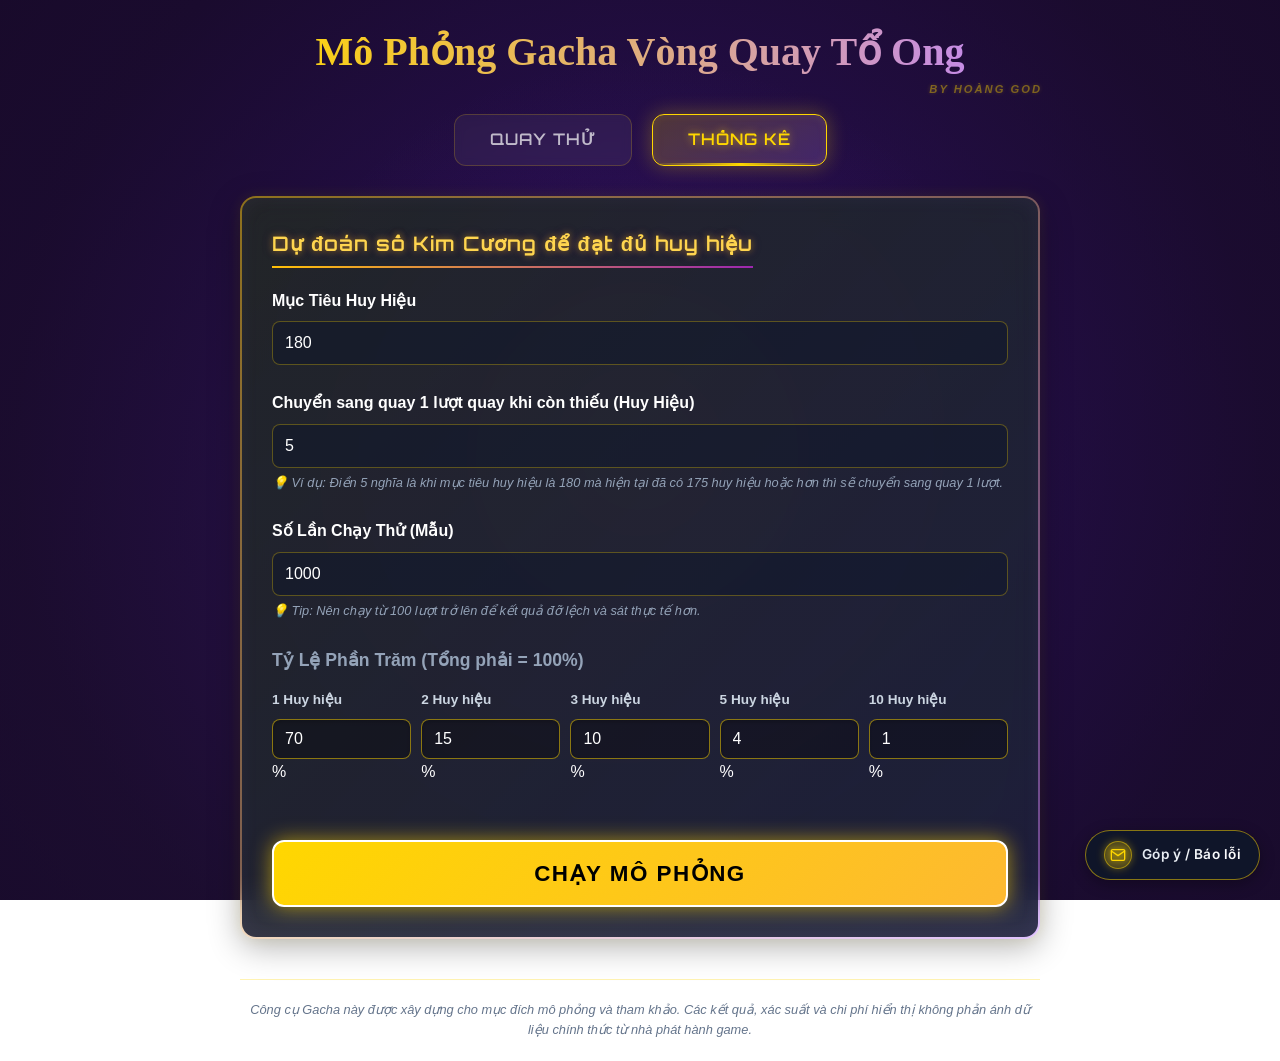
<file: index.html>
<!DOCTYPE html>
<html lang="vi">

<head>
    <meta charset="UTF-8">
    <meta name="viewport" content="width=device-width, initial-scale=1.0">
    <title>Gacha KC FF VQTO</title>
    <link rel="stylesheet" href="style.css">
    <link href="https://fonts.googleapis.com/css2?family=Inter:wght@400;600;700&family=Orbitron:wght@600&display=swap"
        rel="stylesheet">

</head>

<body>
    <div class="fantasy-bg">
        <div class="bg-gradient"></div>
        <div class="sunburst"></div>
        <div class="particles" id="particles-container"></div>
        <div class="haze-overlay"></div>
    </div>

    <div class="container">
        <header>
            <h1>Mô Phỏng Gacha Vòng Quay Tổ Ong</h1>
            <div class="studio-brand">By Hoàng God</div>
        </header>

        <nav class="main-nav">
            <a href="spin.html" class="nav-tab">Quay thử</a>
            <a href="index.html" class="nav-tab active">Thống kê</a>
        </nav>

        <main>
            <section class="config-panel glass">
                <h2 class="sub-title">Dự đoán số Kim Cương để đạt đủ huy hiệu</h2>

                <div class="input-group">
                    <label for="targetBadges">Mục Tiêu Huy Hiệu</label>
                    <input type="number" id="targetBadges" value="180" min="1">
                </div>

                <div class="input-group">
                    <label for="singleSpinThreshold">Chuyển sang quay 1 lượt quay khi còn thiếu (Huy Hiệu)</label>
                    <input type="number" id="singleSpinThreshold" value="5" min="0">
                    <p class="input-tip">💡 Ví dụ: Điền 5 nghĩa là khi mục tiêu huy hiệu là 180 mà hiện tại đã có 175
                        huy hiệu hoặc hơn thì sẽ chuyển sang quay 1 lượt.</p>
                </div>

                <div class="input-group">
                    <label for="simCount">Số Lần Chạy Thử (Mẫu)</label>
                    <input type="number" id="simCount" value="1000" min="1" max="1000000" step="100">
                    <p class="input-tip">💡 Tip: Nên chạy từ 100 lượt trở lên để kết quả đỡ lệch và sát thực tế hơn.
                    </p>
                </div>

                <div class="probabilities-group">
                    <h3>Tỷ Lệ Phần Trăm (Tổng phải = 100%)</h3>
                    <div class="prob-inputs">
                        <div class="prob-item">
                            <label>1 Huy hiệu</label>
                            <input type="number" id="prob1" value="70" min="0" max="100" step="1">%
                        </div>
                        <div class="prob-item">
                            <label>2 Huy hiệu</label>
                            <input type="number" id="prob2" value="15" min="0" max="100" step="1">%
                        </div>
                        <div class="prob-item">
                            <label>3 Huy hiệu</label>
                            <input type="number" id="prob3" value="10" min="0" max="100" step="1">%
                        </div>
                        <div class="prob-item">
                            <label>5 Huy hiệu</label>
                            <input type="number" id="prob5" value="4" min="0" max="100" step="1">%
                        </div>
                        <div class="prob-item">
                            <label>10 Huy hiệu</label>
                            <input type="number" id="prob10" value="1" min="0" max="100" step="1">%
                        </div>
                    </div>
                    <div id="prob-error" class="error-msg"></div>
                </div>

                <button id="runBtn" class="primary-btn">Chạy Mô Phỏng</button>

                <!-- Simple Progress Bar -->
                <div id="simpleProgressContainer" class="hidden">
                    <div class="progress-header">
                        <span id="simpleProgressStatus">Đang chạy...</span>
                        <span id="simpleProgressText">0%</span>
                    </div>
                    <div class="progress-track">
                        <div id="simpleProgressBar"></div>
                    </div>
                </div>




            </section>

            <section class="results-panel glass hidden" id="resultsPanel">
                <h2>Kết Quả Dự Đoán</h2>

                <div class="badges-container">
                    <!-- Average Badge -->
                    <div class="badge-item average">
                        <div class="badge-circle">
                            <span class="badge-value" id="meanCost">---</span>
                            <span class="badge-unit">💎</span>
                        </div>
                        <span class="badge-label">Trung Bình</span>
                    </div>

                    <!-- Lucky Badge -->
                    <div class="badge-item lucky">
                        <div class="badge-circle">
                            <span class="badge-value" id="minCost">---</span>
                            <span class="badge-unit">💎</span>
                        </div>
                        <span class="badge-label">May Mắn Nhất</span>
                    </div>

                    <!-- Unlucky Badge -->
                    <div class="badge-item unlucky">
                        <div class="badge-circle">
                            <span class="badge-value" id="maxCost">---</span>
                            <span class="badge-unit">💎</span>
                        </div>
                        <span class="badge-label">Xui Xẻo Nhất</span>
                    </div>
                </div>

                <!-- Safe Cost Highlight (Keep as card or change to banner) -->
                <div class="safe-cost-banner highlight">
                    <span class="label">An Toàn (99% tỉ lệ trúng)</span>
                    <div class="value-group">
                        <span class="value" id="p99Cost">---</span>
                        <span class="unit">💎</span>
                    </div>
                </div>

                <div class="details">
                    <h3>Chi tiết phân phối</h3>
                    <p id="insight-message" style="margin-bottom: 15px; font-style: italic; color: #ffd700;"></p>
                    <ul id="percentilesList">
                        <!-- Percentiles will be injected here -->
                    </ul>
                </div>
            </section>

            <section class="history-panel glass hidden" id="historyPanel">
                <div class="history-header">
                    <h2>Lịch Sử Dữ Liệu</h2>
                    <button id="clearHistoryBtn" class="secondary-btn">🗑️ Xóa Lịch Sử</button>
                </div>
                <div class="history-list" id="historyList">
                    <!-- History items will be injected here -->
                    <div class="empty-history">Chưa có dữ liệu lịch sử.</div>
                </div>
            </section>
        </main>

        <footer>
            <div class="footer-content">
                Công cụ Gacha này được xây dựng cho mục đích mô phỏng và tham khảo.
                Các kết quả, xác suất và chi phí hiển thị không phản ánh dữ liệu chính thức từ nhà phát hành game.
            </div>
        </footer>

        <!-- Confirmation Modal -->
        <div id="confirmationModal" class="modal hidden">
            <div class="modal-content glass">
                <h3>Xác nhận xoá</h3>
                <p>Bạn có chắc chắn muốn xóa toàn bộ lịch sử mô phỏng không? Hành động này không thể hoàn tác.</p>
                <div class="modal-actions">
                    <button id="cancelDeleteBtn" class="secondary-btn">Hủy bỏ</button>
                    <button id="confirmDeleteBtn" class="danger-btn">Xóa ngay</button>
                </div>
            </div>
        </div>

        <!-- Floating Feedback Button -->
        <a href="mailto:khanhanhff56@gmail.com" class="floating-feedback">
            <span class="icon-circle">
                <svg class="email-icon" xmlns="http://www.w3.org/2000/svg" viewBox="0 0 24 24" fill="none"
                    stroke="currentColor" stroke-width="2" stroke-linecap="round" stroke-linejoin="round">
                    <path d="M4 4h16c1.1 0 2 .9 2 2v12c0 1.1-.9 2-2 2H4c-1.1 0-2-.9-2-2V6c0-1.1.9-2 2-2z"></path>
                    <polyline points="22,6 12,13 2,6"></polyline>
                </svg>
            </span>
            <span class="text">Góp ý / Báo lỗi</span>
        </a>

    </div>
    <script src="script.js"></script>
</body>

</html>
</file>
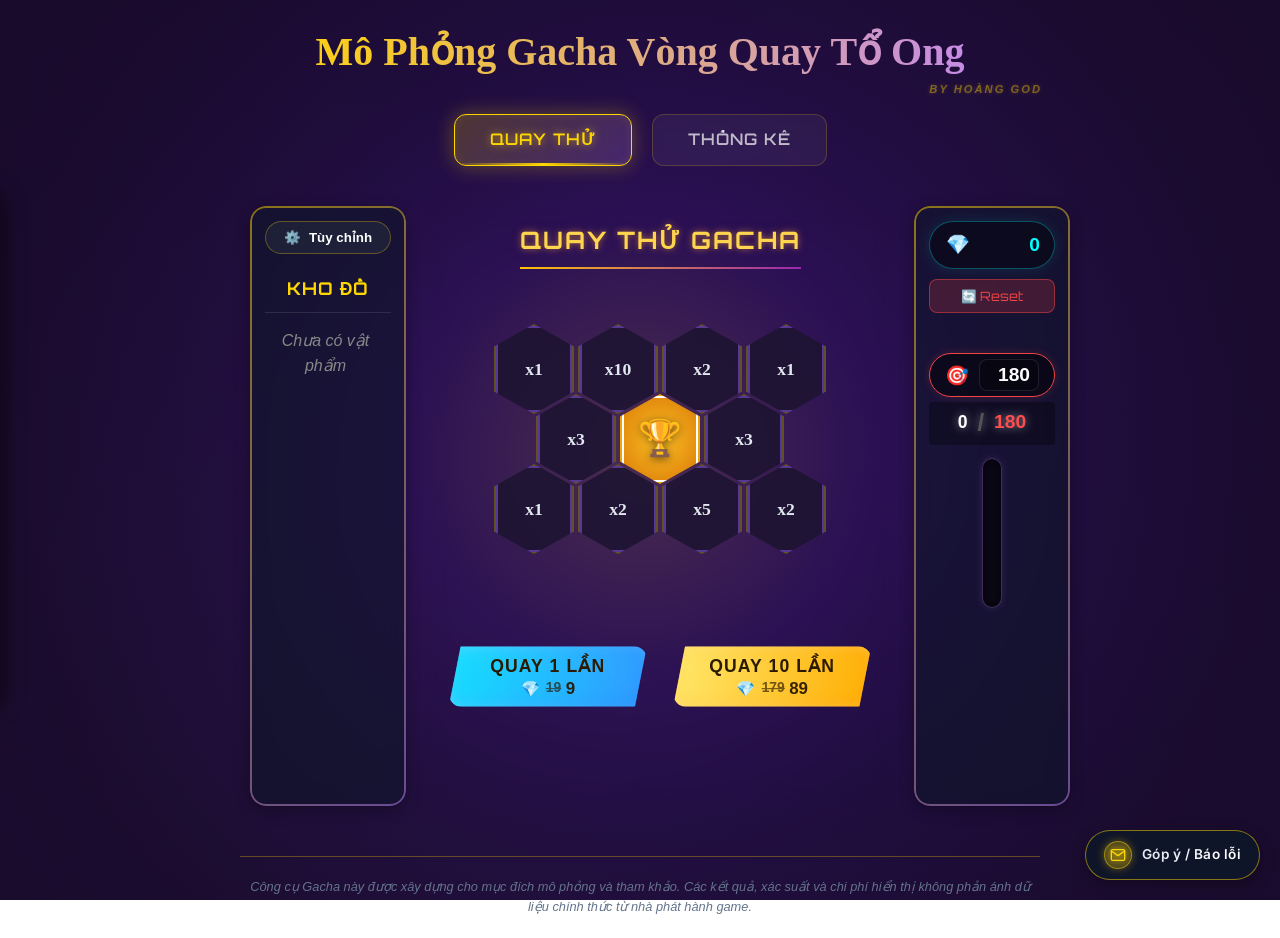
<file: spin.html>
<!DOCTYPE html>
<html lang="vi">

<head>
    <meta charset="UTF-8">
    <meta name="viewport" content="width=device-width, initial-scale=1.0">
    <title>Gacha KC FF VQTO - Quay Thử</title>
    <link rel="stylesheet" href="style.css">
    <link
        href="https://fonts.googleapis.com/css2?family=Inter:wght@400;600;700&family=Orbitron:wght@600;700&display=swap"
        rel="stylesheet">
</head>

<body>
    <!-- Rotate Screen Overlay (Portrait Mobile) -->
    <div class="rotate-overlay">
        <div class="rotate-icon">📱</div>
        <div class="rotate-title">Xoay ngang màn hình</div>
        <div class="rotate-desc">Vui lòng xoay điện thoại sang chế độ ngang để có trải nghiệm tốt nhất.</div>
    </div>
    <div class="fantasy-bg">
        <div class="bg-gradient"></div>
        <div class="sunburst"></div>
        <div class="particles" id="particles-container"></div>
        <div class="haze-overlay"></div>
    </div>

    <div id="sidebarOverlay" class="sidebar-overlay hidden" onclick="game.toggleSidebar()"></div>
    <!-- Probability Config Sidebar -->
    <aside id="configSidebar" class="config-sidebar collapsed">

        <div class="sidebar-content">
            <div class="sidebar-header-group">
                <div style="display: flex; justify-content: space-between; align-items: center; width: 100%;">
                    <h3 class="sidebar-title" style="margin: 0;">Tùy chỉnh Tỷ lệ</h3>
                    <button class="close-sidebar-btn" onclick="game.toggleSidebar()"
                        style="background:none; border:none; color: #aaa; font-size: 1.5rem; cursor: pointer;">✕</button>
                </div>
                <small class="highlight-text-sub">
                    Nhập tỷ lệ mong muốn cho từng huy hiệu.
                    <span class="reset-prob-link" onclick="game.resetProbs()">Đặt lại</span>
                </small>
            </div>

            <!-- Moved Lock Section to Bottom -->

            <div class="prob-list">
                <div class="prob-item-row">
                    <span class="badge-label">1 Huy hiệu</span>
                    <div class="prob-control-group">
                        <button class="prob-btn minus" onclick="game.changeProb('prob1', -1)">-</button>
                        <input type="number" id="prob1" value="65"
                            oninput="game.validateProbInput(this); game.updateProb()" onchange="game.updateProb()">
                        <button class="prob-btn plus" onclick="game.changeProb('prob1', 1)">+</button>
                    </div>
                    <span class="unit">%</span>
                </div>
                <div class="prob-item-row">
                    <span class="badge-label">2 Huy hiệu</span>
                    <div class="prob-control-group">
                        <button class="prob-btn minus" onclick="game.changeProb('prob2', -1)">-</button>
                        <input type="number" id="prob2" value="15"
                            oninput="game.validateProbInput(this); game.updateProb()" onchange="game.updateProb()">
                        <button class="prob-btn plus" onclick="game.changeProb('prob2', 1)">+</button>
                    </div>
                    <span class="unit">%</span>
                </div>
                <div class="prob-item-row">
                    <span class="badge-label">3 Huy hiệu</span>
                    <div class="prob-control-group">
                        <button class="prob-btn minus" onclick="game.changeProb('prob3', -1)">-</button>
                        <input type="number" id="prob3" value="12"
                            oninput="game.validateProbInput(this); game.updateProb()" onchange="game.updateProb()">
                        <button class="prob-btn plus" onclick="game.changeProb('prob3', 1)">+</button>
                    </div>
                    <span class="unit">%</span>
                </div>
                <div class="prob-item-row">
                    <span class="badge-label">5 Huy hiệu</span>
                    <div class="prob-control-group">
                        <button class="prob-btn minus" onclick="game.changeProb('prob5', -1)">-</button>
                        <input type="number" id="prob5" value="5"
                            oninput="game.validateProbInput(this); game.updateProb()" onchange="game.updateProb()">
                        <button class="prob-btn plus" onclick="game.changeProb('prob5', 1)">+</button>
                    </div>
                    <span class="unit">%</span>
                </div>
                <div class="prob-item-row">
                    <span class="badge-label">10 Huy hiệu</span>
                    <div class="prob-control-group">
                        <button class="prob-btn minus" onclick="game.changeProb('prob10', -1)">-</button>
                        <input type="number" id="prob10" value="3"
                            oninput="game.validateProbInput(this); game.updateProb()" onchange="game.updateProb()">
                        <button class="prob-btn plus" onclick="game.changeProb('prob10', 1)">+</button>
                    </div>
                    <span class="unit">%</span>
                </div>
            </div>

            <div class="sidebar-footer">
                <div class="lock-section-gaming">
                    <div class="lock-header">
                        <span class="lock-label">TRẠNG THÁI KHÓA</span>
                        <div class="lock-status-indicator" id="lockStatusInd"></div>
                    </div>
                    <button id="lockProbBtn" class="gaming-lock-btn" onclick="game.lockProb()">
                        <span class="btn-text">XÁC NHẬN KHÓA</span>
                        <span class="btn-icon">🔓</span>
                    </button>
                    <div id="probWarning" class="sidebar-warning hidden">⚠️ TỔNG PHẢI = 100%</div>
                    <button id="unlockProbBtn" class="small-unlock-btn hidden" onclick="game.unlockProb()">
                        🔓 Mở khóa chỉnh lại
                    </button>
                </div>
            </div>
        </div>
    </aside>

    <div class="container">
        <header>
            <h1>Mô Phỏng Gacha Vòng Quay Tổ Ong</h1>
            <div class="studio-brand">By Hoàng God</div>
        </header>

        <nav class="main-nav">
            <a href="spin.html" class="nav-tab active">Quay thử</a>
            <a href="index.html" class="nav-tab">Thống kê</a>
        </nav>

        <main class="wide-container">
            <div class="gacha-main-grid">
                <!-- LEFT COLUMN (20%) -->
                <aside class="col-panel left-panel">
                    <!-- Settings Button -->
                    <div class="panel-section">
                        <button id="sidebarToggle" class="icon-btn-glass full-width" onclick="game.toggleSidebar()"
                            title="Cấu hình Tỷ lệ">
                            ⚙️ <span class="btn-label">Tùy chỉnh</span>
                        </button>
                    </div>

                    <!-- Inventory -->
                    <div class="panel-section inventory-section">
                        <h3 class="panel-title">KHO ĐỒ</h3>
                        <div class="inventory-list" id="inventoryList">
                            <!-- Items will be populated by JS -->
                            <div class="inv-item"><span class="inv-badge gold">🏅</span> <span
                                    class="inv-count">x0</span></div>
                        </div>
                    </div>

                    <!-- Placeholder for vertical list or other left-side content -->
                    <div class="panel-section extra-info">
                        <!-- Potential list content -->
                    </div>
                </aside>

                <!-- CENTER COLUMN (60%) -->
                <section class="col-panel center-panel">
                    <h1 class="game-title-neon small">QUAY THỬ GACHA</h1>

                    <div class="game-stage">
                        <!-- Honeycomb Grid -->
                        <div class="honeycomb-diamond">
                            <!-- Row 1 -->
                            <div class="hex-cell normal" data-val="1" data-pos="r1-1">
                                <div class="hex-content">x1</div>
                            </div>
                            <div class="hex-cell normal" data-val="10" data-pos="r1-2">
                                <div class="hex-content">x10</div>
                            </div>
                            <div class="hex-cell normal" data-val="2" data-pos="r1-3">
                                <div class="hex-content">x2</div>
                            </div>
                            <div class="hex-cell normal" data-val="1" data-pos="r1-4">
                                <div class="hex-content">x1</div>
                            </div>

                            <!-- Row 2 -->
                            <div class="hex-cell normal" data-val="3" data-pos="r2-1">
                                <div class="hex-content">x3</div>
                            </div>
                            <div class="hex-cell center-prize" data-pos="center">
                                <div class="hex-content"><span class="prize-icon">🏆</span></div>
                            </div>
                            <div class="hex-cell normal" data-val="3" data-pos="r2-3">
                                <div class="hex-content">x3</div>
                            </div>

                            <!-- Row 3 -->
                            <div class="hex-cell normal" data-val="1" data-pos="r3-1">
                                <div class="hex-content">x1</div>
                            </div>
                            <div class="hex-cell normal" data-val="2" data-pos="r3-2">
                                <div class="hex-content">x2</div>
                            </div>
                            <div class="hex-cell normal" data-val="5" data-pos="r3-3">
                                <div class="hex-content">x5</div>
                            </div>
                            <div class="hex-cell normal" data-val="2" data-pos="r3-4">
                                <div class="hex-content">x2</div>
                            </div>
                        </div>

                        <!-- Spin Buttons -->
                        <div class="spin-controls-crystal">
                            <div id="btnGroupOne" class="btn-wrapper first-time">
                                <button id="spinOneBtn" class="spin-btn blue" onclick="game.spin(1)">
                                    <div class="content">
                                        <div class="title">QUAY 1 LẦN</div>
                                        <div class="price">
                                            <div>💎</div>
                                            <span class="price-text">
                                                <span class="old-price">19</span>
                                                <span class="new-price">9</span>
                                            </span>
                                        </div>
                                    </div>
                                </button>
                            </div>

                            <div id="btnGroupTen" class="btn-wrapper first-time">
                                <button id="spinTenBtn" class="spin-btn gold" onclick="game.spin(10)">
                                    <div class="content">
                                        <div class="title">QUAY 10 LẦN</div>
                                        <div class="price">
                                            <div>💎</div>
                                            <span class="price-text">
                                                <span class="old-price">179</span>
                                                <span class="new-price">89</span>
                                            </span>
                                        </div>
                                    </div>
                                </button>
                            </div>
                        </div>
                    </div>
                </section>

                <!-- RIGHT COLUMN (20%) -->
                <aside class="col-panel right-panel">
                    <!-- Currency -->
                    <div class="panel-section">
                        <div class="currency-badge full-width">
                            <span class="currency-icon">💎</span>
                            <span id="totalSpent" class="currency-value">0</span>
                        </div>
                        <button class="reset-progress-btn" onclick="game.resetProgress()">🔄 Reset</button>
                    </div>

                    <!-- Target & Progress -->
                    <div class="panel-section progress-section">
                        <!-- Target Input -->
                        <div class="target-capsule">
                            <div class="capsule-label-icon">🎯</div>
                            <div class="capsule-input-wrapper">
                                <input type="number" id="targetBadgeInput" value="180" min="1" max="999"
                                    oninput="game.handleInput(this)" onchange="game.updateTarget()">
                            </div>
                        </div>

                        <div class="sidebar-divider vertical-dots">
                            <span></span><span></span><span></span>
                        </div>

                        <!-- Current / Target Text -->
                        <div class="status-counters small">
                            <span class="current-val">0</span>
                            <span class="separator">/</span>
                            <span class="target-val">180</span>
                        </div>

                        <!-- Progress Bar -->
                        <div class="progress-track-vertical">
                            <div id="badgeProgressBar" class="progress-fill-vertical" style="height: 0%"></div>
                        </div>
                    </div>
                </aside>
            </div>

            <!-- Result Modal -->
            <div id="resultModal" class="result-modal-overlay hidden">
                <div class="result-container glass">
                    <!-- Removed X button -->
                    <h2 class="result-title"><span class="title-text">CHÚC MỪNG!</span></h2>
                    <div class="result-grid" id="resultGrid">
                        <!-- Items injected here -->
                    </div>
                    <!-- Action Buttons -->
                    <div class="result-actions">
                        <div class="action-group">
                            <button id="modalSpinActionBtn" class="action-btn spin-again-btn"
                                onclick="game.spinFromModal(10)">QUAY 10 LẦN</button>
                            <div class="under-btn-price">
                                <span>💎</span>
                                <span id="modalSpinPrice">179</span>
                            </div>
                        </div>
                        <div class="action-group">
                            <button class="action-btn ok-btn" onclick="game.closeResultModal()">OK</button>
                        </div>
                    </div>
                </div>
            </div>



            <!-- Custom Toast Notification -->
            <div id="customToast" class="custom-toast hidden">
                <span id="toastMessage">Thông báo</span>
            </div>
        </main>

        <footer>
            <div class="footer-content">
                Công cụ Gacha này được xây dựng cho mục đích mô phỏng và tham khảo.
                Các kết quả, xác suất và chi phí hiển thị không phản ánh dữ liệu chính thức từ nhà phát hành game.
            </div>
        </footer>

        <!-- Floating Feedback Button -->
        <a href="mailto:contact.antigravity@gmail.com" class="floating-feedback">
            <span class="icon-circle">
                <svg class="email-icon" xmlns="http://www.w3.org/2000/svg" viewBox="0 0 24 24" fill="none"
                    stroke="currentColor" stroke-width="2" stroke-linecap="round" stroke-linejoin="round">
                    <path d="M4 4h16c1.1 0 2 .9 2 2v12c0 1.1-.9 2-2 2H4c-1.1 0-2-.9-2-2V6c0-1.1.9-2 2-2z"></path>
                    <polyline points="22,6 12,13 2,6"></polyline>
                </svg>
            </span>
            <span class="text">Góp ý / Báo lỗi</span>
        </a>

    </div>

    <!-- Unsaved Changes Modal -->
    <div id="unsavedChangesModal" class="modal-overlay hidden">
        <div class="modal-content">
            <h3 class="modal-title">Cảnh báo</h3>
            <p class="modal-desc">Bạn có thay đổi chưa được lưu (chưa khóa tỷ lệ).<br>Bạn có muốn khóa lại trước khi
                đóng không?</p>
            <div class="modal-actions">
                <button id="cancelCloseBtn" class="modal-btn cancel"
                    onclick="game.hideUnsavedChangesModal()">Hủy</button>
                <button id="confirmLockCloseBtn" class="modal-btn confirm" onclick="game.confirmLockAndClose()">Khóa &
                    Đóng</button>
            </div>
        </div>
    </div>
    <!-- Badge Notification Bar (Bottom Right) - Moved to Body Root -->
    <div id="badgeNotification" class="badge-notification hidden">
        <div class="notification-icon">
            <svg width="40" height="40" viewBox="0 0 24 24" fill="none" xmlns="http://www.w3.org/2000/svg">
                <path d="M20.59 13.41l-7.17 7.17a2 2 0 0 1-2.83 0L2 12V2h10l8.59 8.59a2 2 0 0 1 0 2.82z"
                    stroke="#ffd700" stroke-width="2" stroke-linecap="round" stroke-linejoin="round"></path>
                <line x1="7" y1="7" x2="7.01" y2="7" stroke="#ffd700" stroke-width="2" stroke-linecap="round"
                    stroke-linejoin="round"></line>
            </svg>
        </div>
        <div class="notification-content">
            <div class="notification-values">
                <span id="notifTotal" class="notif-total">0</span>
                <span id="notifAdded" class="notif-added">(+0)</span>
            </div>
            <div class="notification-label">ĐÃ NHẬN HUY HIỆU</div>
        </div>
    </div>
    <script src="script.js"></script>
</body>

</html>
</file>
<file: style.css>
:root {
    --bg-color: #0f172a;
    --text-color: #e2e8f0;
    --primary-color: #ffd700;
    --primary-hover: #e6c200;
    --glass-bg: rgba(15, 23, 42, 0.85);
    --glass-border: rgba(255, 215, 0, 0.3);
    --error-color: #ef4444;
    --success-color: #22c55e;
}

* {
    box-sizing: border-box;
    margin: 0;
    padding: 0;
}

body {
    font-family: 'Segoe UI', Roboto, Helvetica, Arial, sans-serif;
    background-color: transparent;
    color: white;
    line-height: 1.6;
    min-height: 100vh;
    display: flex;
    justify-content: center;
    padding: 20px;
    position: relative;
    overflow-x: hidden;
}

/* --- Fantasy Background Layers --- */
.fantasy-bg {
    position: fixed;
    top: 0;
    left: 0;
    width: 100%;
    height: 100%;
    z-index: -1;
    overflow: hidden;
    background: #1a0b2e;
}

.bg-gradient {
    position: absolute;
    top: -50%;
    left: -50%;
    width: 200%;
    height: 200%;
    background: radial-gradient(circle at center, #2e1065 0%, #1a0b2e 40%, #0f0518 100%);
    opacity: 0.8;
    animation: drift 20s infinite alternate ease-in-out;
}

.sunburst {
    position: absolute;
    top: 50%;
    left: 50%;
    transform: translate(-50%, -50%);
    width: 100vw;
    height: 100vw;
    max-width: 800px;
    max-height: 800px;
    background: radial-gradient(circle, rgba(255, 215, 0, 0.15) 0%, rgba(147, 51, 234, 0.05) 40%, transparent 70%);
    border-radius: 50%;
    pointer-events: none;
    animation: breathe 10s infinite ease-in-out;
}

/* Particles & Haze */
.particles {
    position: absolute;
    top: 0;
    left: 0;
    width: 100%;
    height: 100%;
    pointer-events: none;
}

.haze-overlay {
    position: absolute;
    top: 0;
    left: 0;
    width: 100%;
    height: 100%;
    background:
        radial-gradient(circle at 30% 70%, rgba(255, 215, 0, 0.06), transparent 50%),
        radial-gradient(circle at 70% 30%, rgba(147, 51, 234, 0.06), transparent 50%),
        linear-gradient(to top, rgba(15, 23, 42, 0.2) 0%, transparent 100%);
    pointer-events: none;
    mix-blend-mode: screen;
    z-index: -1;
    animation: hazePulse 15s infinite alternate ease-in-out;
}

@keyframes hazePulse {
    0% {
        opacity: 0.4;
        transform: scale(1);
    }

    100% {
        opacity: 0.7;
        transform: scale(1.02);
    }
}

.particle {
    position: absolute;
    border-radius: 50%;
    opacity: 0;
    box-shadow: 0 0 6px currentColor;
    animation: float 25s linear infinite;
    will-change: transform, opacity;
}

/* Animations */
@keyframes breathe {

    0%,
    100% {
        transform: translate(-50%, -50%) scale(1);
        opacity: 0.6;
    }

    50% {
        transform: translate(-50%, -50%) scale(1.2);
        opacity: 0.9;
    }
}

@keyframes drift {
    0% {
        transform: translate(0, 0);
    }

    100% {
        transform: translate(5%, 5%);
    }
}

@keyframes float {
    0% {
        transform: translateY(110vh) translateX(0);
        opacity: 0;
    }

    10% {
        opacity: var(--max-opacity);
    }

    90% {
        opacity: var(--max-opacity);
    }

    100% {
        transform: translateY(-10vh) translateX(var(--drift-x));
        opacity: 0;
    }
}

/* Layout */
.container {
    width: 100%;
    max-width: 800px;
}

header {
    text-align: center;
    margin-bottom: 50px;
    position: relative;
    margin-bottom: 50px;
    position: relative;
}

.studio-brand {
    font-family: 'Montserrat', sans-serif;
    font-size: 0.7rem;
    color: rgba(255, 215, 0, 0.4);
    text-transform: uppercase;
    letter-spacing: 2px;
    font-weight: 600;
    position: absolute;
    display: block;
    right: -2px;
    /* Adjusted to align precisely under 'g' */
    bottom: -15px;
    text-shadow: 0 0 4px rgba(255, 215, 0, 0.2);
    pointer-events: none;
    font-style: italic;
    white-space: nowrap;
}

header h1 {
    font-size: 2.5rem;
    font-weight: 700;
    background: linear-gradient(to right, #ffd700, #c084fc);
    background-clip: text;
    -webkit-background-clip: text;
    -webkit-text-fill-color: transparent;
    margin-bottom: 10px;
    font-family: 'Baloo 2', cursive;
}

.glass {
    background: linear-gradient(var(--glass-bg), var(--glass-bg)) padding-box,
        linear-gradient(135deg, rgba(255, 215, 0, 0.5) 0%, rgba(192, 132, 252, 0.5) 100%) border-box;
    backdrop-filter: blur(16px);
    border: 2px solid transparent;
    border-radius: 16px;
    padding: 30px;
    margin-bottom: 30px;
    box-shadow: 0 8px 32px 0 rgba(0, 0, 0, 0.3), 0 0 15px rgba(255, 215, 0, 0.1), inset 0 0 20px rgba(192, 132, 252, 0.05);
    position: relative;
}

h2 {
    margin-bottom: 20px;
    font-size: 1.5rem;
    border-bottom: 1px solid var(--glass-border);
    padding-bottom: 10px;
    font-family: 'Baloo 2', cursive;
}

.sub-title {
    font-family: 'Orbitron', sans-serif;
    font-weight: 600;
    font-size: 20px;
    color: #FFD54F;
    letter-spacing: 1px;
    text-shadow: 0 0 6px rgba(255, 193, 7, 0.5),
        0 0 12px rgba(156, 39, 176, 0.25);
    border-image: linear-gradient(90deg, #FFC107, #9C27B0) 1;
    border-bottom: 2px solid;

    padding-bottom: 6px;
    width: fit-content;
}

/* Navigation Tabs */
.main-nav {
    display: flex;
    justify-content: center;
    gap: 20px;
    margin-bottom: 30px;
    margin-top: -20px;
}

.nav-tab {
    background: rgba(255, 255, 255, 0.05);
    border: 1px solid rgba(255, 215, 0, 0.2);
    padding: 12px 35px;
    border-radius: 12px;
    color: rgba(255, 255, 255, 0.7);
    text-decoration: none;
    font-family: 'Orbitron', sans-serif;
    font-weight: 600;
    text-transform: uppercase;
    letter-spacing: 1px;
    transition: all 0.3s cubic-bezier(0.4, 0, 0.2, 1);
    backdrop-filter: blur(5px);
    position: relative;
    overflow: hidden;
}

/* --- Unsaved Changes Modal --- */
.modal-overlay {
    position: fixed;
    top: 0;
    left: 0;
    width: 100%;
    height: 100%;
    background: rgba(0, 0, 0, 0.7);
    display: flex;
    justify-content: center;
    align-items: center;
    z-index: 9999;
    /* Extremely high to stay on top */
    backdrop-filter: blur(5px);
    pointer-events: auto;
    /* Ensure clicks work */
}

.modal-content {
    background: #1e293b;
    border: 1px solid #334155;
    border-radius: 12px;
    padding: 24px;
    width: 90%;
    max-width: 400px;
    box-shadow: 0 20px 25px -5px rgba(0, 0, 0, 0.5), 0 8px 10px -6px rgba(0, 0, 0, 0.5);
    text-align: center;
    animation: modalSlideIn 0.3s cubic-bezier(0.16, 1, 0.3, 1);
    pointer-events: auto;
    /* Double ensure */
}

@keyframes modalSlideIn {
    from {
        opacity: 0;
        transform: translateY(20px) scale(0.95);
    }

    to {
        opacity: 1;
        transform: translateY(0) scale(1);
    }
}

.modal-title {
    color: #f8fafc;
    font-family: 'Montserrat', sans-serif;
    font-size: 1.25rem;
    font-weight: 600;
    margin-bottom: 12px;
}

.modal-desc {
    color: #94a3b8;
    font-family: 'Montserrat', sans-serif;
    font-size: 0.95rem;
    line-height: 1.5;
    margin-bottom: 24px;
}

.modal-actions {
    display: flex;
    gap: 12px;
    justify-content: center;
}

.modal-btn {
    padding: 10px 20px;
    border-radius: 8px;
    font-family: 'Montserrat', sans-serif;
    font-weight: 600;
    font-size: 0.9rem;
    cursor: pointer;
    transition: all 0.2s;
    border: none;
    flex: 1;
}

.modal-btn.cancel {
    background: #334155;
    color: #e2e8f0;
}

.modal-btn.cancel:hover {
    background: #475569;
}

.modal-btn.confirm {
    background: linear-gradient(135deg, #3B2B7A 0%, #5B3BFF 100%);
    color: white;
    box-shadow: 0 4px 6px -1px rgba(91, 59, 255, 0.3);
}

.modal-btn.confirm:hover {
    filter: brightness(1.1);
    transform: translateY(-1px);
}

.nav-tab:hover {
    background: rgba(255, 215, 0, 0.15);
    border-color: rgba(255, 215, 0, 0.6);
    color: #ffd700;
    transform: translateY(-2px);
    box-shadow: 0 4px 15px rgba(0, 0, 0, 0.2);
}

.nav-tab.active {
    background: linear-gradient(135deg, rgba(255, 215, 0, 0.2) 0%, rgba(192, 132, 252, 0.2) 100%);
    border-color: #ffd700;
    color: #ffd700;
    box-shadow: 0 0 20px rgba(255, 215, 0, 0.3), inset 0 0 10px rgba(255, 215, 0, 0.1);
    text-shadow: 0 0 8px rgba(255, 215, 0, 0.6);
}

.nav-tab.active::after {
    content: '';
    position: absolute;
    bottom: 0;
    left: 0;
    width: 100%;
    height: 2px;
    background: linear-gradient(90deg, transparent, #ffd700, transparent);
}

.input-group {
    margin-bottom: 25px;
}

label {
    display: block;
    margin-bottom: 8px;
    font-weight: 600;
}

input[type="number"] {
    width: 100%;
    padding: 12px;
    border-radius: 8px;
    border: 1px solid var(--glass-border);
    background: rgba(15, 23, 42, 0.5);
    color: white;
    font-size: 1rem;
    transition: border-color 0.2s;
    font-family: 'Montserrat', sans-serif;
}

input[type="number"]:focus {
    outline: none;
    border-color: var(--primary-color);
}

.input-tip {
    font-size: 0.8rem;
    color: #94a3b8;
    margin-top: 5px;
    font-style: italic;
}

.probabilities-group h3 {
    font-size: 1.1rem;
    margin-bottom: 15px;
    color: #94a3b8;
}

.prob-inputs {
    display: grid;
    grid-template-columns: repeat(auto-fit, minmax(120px, 1fr));
    gap: 15px;
}

.prob-item label {
    font-size: 0.9rem;
    color: #cbd5e1;
}

.primary-btn {
    width: 100%;
    padding: 18px;
    background: linear-gradient(135deg, #ffd700 0%, #fdb931 100%);
    color: #000000;
    border: 2px solid #ffffff;
    border-radius: 12px;
    font-family: 'Segoe UI', Tahoma, Geneva, Verdana, sans-serif;
    font-size: 1.4rem;
    font-weight: 900;
    text-transform: uppercase;
    letter-spacing: 1.5px;
    cursor: pointer;
    transition: all 0.3s ease;
    margin-top: 25px;
    box-shadow: 0 0 20px rgba(255, 215, 0, 0.6);
}

.primary-btn:hover {
    background: linear-gradient(135deg, #ffed4a 0%, #ffca28 100%);
    transform: translateY(-2px);
    box-shadow: 0 6px 20px rgba(255, 215, 0, 0.6);
}



.error-msg {
    color: var(--error-color);
    margin-top: 10px;
    font-size: 0.9rem;
    min-height: 20px;
    min-height: 20px;
}

/* Simple Progress Bar */
#simpleProgressContainer {
    width: 100%;
    margin-top: 25px;
    font-family: 'Inter', sans-serif;
}

#simpleProgressContainer.hidden {
    display: none;
}

.progress-header {
    display: flex;
    justify-content: space-between;
    margin-bottom: 8px;
    color: #e2e8f0;
    font-weight: 700;
    font-size: 0.9rem;
}

.progress-track {
    width: 100%;
    height: 20px;
    background-color: rgba(15, 23, 42, 0.6);
    border-radius: 999px;
    overflow: hidden;
    box-shadow: inset 0 2px 4px rgba(0, 0, 0, 0.4);
    border: 1px solid rgba(255, 255, 255, 0.1);
}

#simpleProgressBar {
    width: 0%;
    height: 100%;
    background: linear-gradient(90deg, #a855f7, #ffd700);
    border-radius: 999px;
    transition: width 0.1s linear;
    box-shadow: 0 0 15px rgba(168, 85, 247, 0.5);
    position: relative;
}

/* Gradient Stripes Animation */
#simpleProgressBar::after {
    content: '';
    position: absolute;
    top: 0;
    left: 0;
    bottom: 0;
    right: 0;
    background-image: linear-gradient(45deg,
            rgba(255, 255, 255, 0.15) 25%,
            transparent 25%,
            transparent 50%,
            rgba(255, 255, 255, 0.15) 50%,
            rgba(255, 255, 255, 0.15) 75%,
            transparent 75%,
            transparent);
    background-size: 20px 20px;
    animation: moveSimpleStripes 1s linear infinite;
}

@keyframes moveSimpleStripes {
    0% {
        background-position: 0 0;
    }

    100% {
        background-position: 20px 0;
    }
}

#simpleProgressText.hidden {
    display: none;
}

/* RESTORED USER PROGRESS BAR */
.progress-container {
    margin-top: 25px;
    opacity: 0;
    transform: translateY(10px);
    transition: all 0.5s ease;
}

.progress-container.active {
    opacity: 1;
    transform: translateY(0);
}

.progress-label {
    display: flex;
    justify-content: space-between;
    margin-bottom: 8px;
    font-weight: 700;
    font-size: 0.9rem;
    color: #e2e8f0;
}

.progress-bar-bg {
    width: 100%;
    height: 20px;
    background: rgba(15, 23, 42, 0.6);
    border-radius: 10px;
    overflow: hidden;
    position: relative;
    box-shadow: inset 0 2px 5px rgba(0, 0, 0, 0.5);
    border: 1px solid rgba(255, 255, 255, 0.1);
}

.progress-bar-fill {
    width: 0%;
    height: 100%;
    background: linear-gradient(90deg, #9333ea, #ffd700);
    position: relative;
    transition: width 0.1s linear;
    box-shadow: 0 0 10px rgba(147, 51, 234, 0.5);
}

.progress-bar-fill::after {
    content: '';
    position: absolute;
    top: 0;
    left: 0;
    bottom: 0;
    right: 0;
    background-image: linear-gradient(45deg, rgba(255, 255, 255, 0.15) 25%, transparent 25%, transparent 50%, rgba(255, 255, 255, 0.15) 50%, rgba(255, 255, 255, 0.15) 75%, transparent 75%, transparent);
    background-size: 20px 20px;
    animation: moveStripes 1s linear infinite;
}

@keyframes moveStripes {
    0% {
        background-position: 0 0;
    }

    100% {
        background-position: 20px 0;
    }
}

/* Badges */
.badges-container {
    display: flex;
    justify-content: space-around;
    flex-wrap: wrap;
    gap: 20px;
    margin-bottom: 30px;
}

.badge-item {
    display: flex;
    flex-direction: column;
    align-items: center;
    text-align: center;
}

.badge-circle {
    width: 120px;
    height: 120px;
    border-radius: 50%;
    background: rgba(30, 41, 59, 0.6);
    display: flex;
    flex-direction: column;
    justify-content: center;
    align-items: center;
    margin-bottom: 10px;
    border: 3px solid transparent;
    box-shadow: 0 5px 15px rgba(0, 0, 0, 0.3);
    backdrop-filter: blur(5px);
    transition: transform 0.3s ease;
}

.badge-item:hover .badge-circle {
    transform: scale(1.05);
}

.badge-value {
    font-family: 'Montserrat', sans-serif;
    font-weight: 700;
    font-size: 1.6rem;
    line-height: 1;
    color: white;
}

.badge-unit {
    font-size: 1.2rem;
    margin-top: 2px;
}

.badge-label {
    font-size: 0.9rem;
    font-weight: 600;
    color: #cbd5e1;
    text-transform: uppercase;
    letter-spacing: 0.5px;
}

.badge-item.average .badge-circle {
    border-color: #38bdf8;
    box-shadow: 0 0 15px rgba(56, 189, 248, 0.2);
}

.badge-item.lucky .badge-circle {
    border-color: #4ade80;
    box-shadow: 0 0 15px rgba(74, 222, 128, 0.2);
}

.badge-item.unlucky .badge-circle {
    border-color: #f87171;
    box-shadow: 0 0 15px rgba(248, 113, 113, 0.2);
}

.safe-cost-banner {
    background: linear-gradient(90deg, rgba(255, 215, 0, 0.1), rgba(255, 215, 0, 0.05));
    border: 1px solid rgba(255, 215, 0, 0.3);
    border-radius: 12px;
    padding: 15px 25px;
    display: flex;
    justify-content: space-between;
    align-items: center;
    margin-bottom: 30px;
    box-shadow: 0 4px 10px rgba(0, 0, 0, 0.1);
}

.safe-cost-banner .label {
    font-size: 1rem;
    color: #ffd700;
    font-weight: 700;
}

.safe-cost-banner .value {
    font-family: 'Montserrat', sans-serif;
    font-size: 1.8rem;
    font-weight: 700;
    color: white;
}

.safe-cost-banner .unit {
    font-size: 1.2rem;
}

.details ul {
    list-style: none;
    display: grid;
    grid-template-columns: repeat(auto-fill, minmax(200px, 1fr));
    gap: 10px;
}

.details li {
    background: rgba(255, 255, 255, 0.03);
    padding: 10px 15px;
    border-radius: 6px;
    display: flex;
    justify-content: space-between;
}

/* History */
.history-panel {
    margin-top: 30px;
}

.history-header {
    display: flex;
    justify-content: space-between;
    align-items: center;
    margin-bottom: 20px;
    border-bottom: 1px solid var(--glass-border);
    padding-bottom: 10px;
}

.history-header h2 {
    border-bottom: none;
    margin-bottom: 0;
}

.secondary-btn {
    background: rgba(255, 255, 255, 0.1);
    border: 1px solid rgba(255, 255, 255, 0.2);
    color: #cbd5e1;
    padding: 8px 15px;
    border-radius: 8px;
    cursor: pointer;
    font-size: 0.9rem;
    transition: all 0.2s;
}

.secondary-btn:hover {
    background: rgba(255, 255, 255, 0.2);
    color: white;
}

.history-list {
    max-height: 400px;
    overflow-y: auto;
    padding-right: 5px;
}

.history-list::-webkit-scrollbar {
    width: 6px;
}

.history-list::-webkit-scrollbar-thumb {
    background: rgba(255, 255, 255, 0.2);
    border-radius: 3px;
}

.history-card {
    background: rgba(255, 255, 255, 0.05);
    border-radius: 10px;
    padding: 15px;
    margin-bottom: 15px;
    display: flex;
    justify-content: space-between;
    align-items: center;
    border-left: 4px solid transparent;
    transition: transform 0.2s;
}

.history-card:hover {
    transform: translateX(5px);
    background: rgba(255, 255, 255, 0.08);
}

.history-card.lucky {
    border-left-color: #4ade80;
}

.history-card.average {
    border-left-color: #38bdf8;
}

.history-card.unlucky {
    border-left-color: #f87171;
}

.history-time {
    font-family: 'Montserrat', sans-serif;
    font-size: 0.75rem;
    color: #94a3b8;
}

.history-cost {
    font-family: 'Montserrat', sans-serif;
    font-weight: 700;
    font-size: 1.1rem;
    color: #ffd700;
    display: block;
}

.empty-message {
    text-align: center;
    color: #64748b;
    font-style: italic;
    padding: 20px;
}

/* Modal */
.modal {
    position: fixed;
    top: 0;
    left: 0;
    width: 100%;
    height: 100%;
    background: rgba(0, 0, 0, 0.7);
    backdrop-filter: blur(5px);
    display: flex;
    justify-content: center;
    align-items: center;
    z-index: 1000;
    opacity: 1;
    transition: opacity 0.3s ease;
}

.modal.hidden {
    display: none;
    opacity: 0;
    pointer-events: none;
}

.modal-content {
    width: 90%;
    max-width: 400px;
    text-align: center;
    border: 2px solid #f87171;
    box-shadow: 0 0 20px rgba(248, 113, 113, 0.4);
    animation: popIn 0.3s cubic-bezier(0.175, 0.885, 0.32, 1.275);
}

@keyframes popIn {
    from {
        transform: scale(0.8);
        opacity: 0;
    }

    to {
        transform: scale(1);
        opacity: 1;
    }
}

.modal-content h3 {
    font-family: 'Baloo 2', cursive;
    color: #f87171;
    font-size: 1.8rem;
    margin-bottom: 10px;
}

.modal-content p {
    margin-bottom: 25px;
    color: #cbd5e1;
}

.modal-actions {
    display: flex;
    justify-content: center;
    gap: 15px;
}

.danger-btn {
    background: linear-gradient(135deg, #ef4444 0%, #b91c1c 100%);
    color: white;
    padding: 10px 20px;
    border: 1px solid rgba(255, 255, 255, 0.2);
    border-radius: 8px;
    cursor: pointer;
    font-weight: 700;
    font-family: 'Montserrat', sans-serif;
    transition: all 0.2s;
    box-shadow: 0 4px 10px rgba(239, 68, 68, 0.4);
}

.danger-btn:hover {
    transform: translateY(-2px);
    box-shadow: 0 6px 15px rgba(239, 68, 68, 0.6);
}

footer {
    text-align: center;
    margin-top: 40px;
    padding-top: 20px;
    border-top: 1px solid var(--glass-border);
    color: #64748b;
    font-size: 0.8rem;
    font-style: italic;
}

/* Floating Feedback Button */
.floating-feedback {
    position: fixed;
    bottom: 20px;
    right: 20px;
    background: rgba(15, 23, 42, 0.7);
    border: 1px solid rgba(255, 215, 0, 0.4);
    color: #cbd5e1;
    padding: 10px 18px;
    border-radius: 50px;
    text-decoration: none;
    display: flex;
    align-items: center;
    gap: 12px;
    box-shadow: 0 4px 15px rgba(0, 0, 0, 0.4), 0 0 20px rgba(255, 215, 0, 0.1);
    font-family: 'Montserrat', sans-serif;
    font-size: 0.85rem;
    font-weight: 600;
    letter-spacing: 0.5px;
    transition: all 0.3s cubic-bezier(0.175, 0.885, 0.32, 1.275);
    z-index: 2000;
    backdrop-filter: blur(10px);
}

.floating-feedback .icon-circle {
    width: 32px;
    height: 32px;
    border-radius: 50%;
    background: rgba(255, 215, 0, 0.1);
    border: 1.5px solid rgba(255, 215, 0, 0.5);
    display: flex;
    align-items: center;
    justify-content: center;
    flex-shrink: 0;
    box-shadow: 0 0 10px rgba(255, 215, 0, 0.3), inset 0 0 10px rgba(255, 215, 0, 0.1);
    transition: all 0.3s ease;
}

.floating-feedback .email-icon {
    width: 16px;
    height: 16px;
    color: #ffd700;
    filter: drop-shadow(0 0 3px rgba(255, 215, 0, 0.8)) drop-shadow(0 0 5px rgba(255, 215, 0, 0.5));
}

.floating-feedback .text {
    background: linear-gradient(to right, #e2e8f0, #ffffff);
    background-clip: text;
    -webkit-background-clip: text;
    -webkit-text-fill-color: transparent;
}

.floating-feedback:hover {
    transform: translateY(-3px) scale(1.02);
    background: rgba(15, 23, 42, 0.9);
    border-color: #ffd700;
    box-shadow: 0 6px 20px rgba(0, 0, 0, 0.5), 0 0 30px rgba(255, 215, 0, 0.3);
}

.floating-feedback:hover .icon-circle {
    background: rgba(255, 215, 0, 0.2);
    border-color: #ffd700;
    box-shadow: 0 0 20px rgba(255, 215, 0, 0.6), inset 0 0 15px rgba(255, 215, 0, 0.2);
    transform: rotate(10deg);
}

.floating-feedback:hover .email-icon {
    filter: drop-shadow(0 0 5px rgba(255, 215, 0, 1)) drop-shadow(0 0 8px rgba(255, 215, 0, 0.8));
}

.floating-feedback:hover .text {
    background: linear-gradient(to right, #ffd700, #ffca28);
    background-clip: text;
    -webkit-background-clip: text;
    -webkit-text-fill-color: transparent;
}

.floating-feedback:active {
    transform: translateY(-1px) scale(0.98);
}

/* --- Honeycomb Spin UI --- */
.game-container {
    display: flex;
    flex-direction: column;
    align-items: center;
    gap: 30px;
    padding: 20px 0;
}

.honeycomb-grid {
    display: grid;
    grid-template-columns: repeat(3, 100px);
    /* 3 cols for hex grid */
    grid-template-rows: repeat(5, 60px);
    /* Staggered rows */
    gap: 10px;
    justify-content: center;
    position: relative;
    margin-bottom: 20px;
}

/* Hexagon Shape */
.hex-cell {
    width: 100px;
    height: 110px;
    background: rgba(255, 255, 255, 0.1);
    clip-path: polygon(50% 0%, 100% 25%, 100% 75%, 50% 100%, 0% 75%, 0% 25%);
    display: flex;
    align-items: center;
    justify-content: center;
    font-family: 'Baloo 2', cursive;
    font-weight: 700;
    color: #ffd700;
    font-size: 1.2rem;
    position: relative;
    transition: all 0.3s ease;
    border: 2px solid rgba(255, 215, 0, 0.3);
    /* CSS Border gets clipped, but keeping for fallback/effect */
    background: linear-gradient(135deg, rgba(255, 255, 255, 0.1) 0%, rgba(255, 255, 255, 0.05) 100%);
    backdrop-filter: blur(5px);
}



/* Center Checkpoint/Special Cell */
.center-cell {
    background: radial-gradient(circle, rgba(255, 215, 0, 0.3) 0%, rgba(192, 132, 252, 0.3) 100%);
    color: #fff;
    font-size: 1.5rem;
    text-shadow: 0 0 10px #ffd700;
    grid-column: 2;
    /* Center column */
    grid-row: 3;
    /* Center row */
    z-index: 5;
}

/* Active/Highlight State (Scanning) */
.hex-cell.active {
    background: #ffd700;
    color: #000;
    box-shadow: 0 0 20px #ffd700;
    transform: scale(1.1);
    z-index: 20;
}

/* Spin Controls */
.spin-controls {
    display: flex;
    gap: 20px;
    margin-top: 20px;
}

.spin-btn {
    background: linear-gradient(135deg, #FFC107 0%, #FF9800 100%);
    border: none;
    border-radius: 12px;
    padding: 15px 30px;
    color: #fff;
    font-family: 'Orbitron', sans-serif;
    font-weight: 700;
    cursor: pointer;
    box-shadow: 0 4px 15px rgba(255, 193, 7, 0.4);
    transition: all 0.2s;
    display: flex;
    flex-direction: column;
    align-items: center;
    min-width: 140px;
}

.spin-btn:hover {
    transform: translateY(-3px);
    box-shadow: 0 6px 20px rgba(255, 193, 7, 0.6);
}

.spin-btn:active {
    transform: translateY(-1px);
}

.spin-btn .btn-label {
    font-size: 1rem;
    text-transform: uppercase;
}

.spin-btn .btn-cost {
    font-size: 0.8rem;
    opacity: 0.9;
    margin-top: 4px;
}

.spin-btn.ten-pull {
    background: linear-gradient(135deg, #9C27B0 0%, #673AB7 100%);
    box-shadow: 0 4px 15px rgba(156, 39, 176, 0.4);
}

.spin-btn.ten-pull:hover {
    box-shadow: 0 6px 20px rgba(156, 39, 176, 0.6);
}

.spin-result {
    margin-top: 20px;
    font-size: 1.2rem;
    font-weight: 600;
    color: #fff;
    text-shadow: 0 0 5px rgba(255, 255, 255, 0.5);
}

/* --- Diamond Honeycomb (11 Cells: 4-3-4) --- */
.game-wrapper {
    width: 100%;
    max-width: 650px;
    margin: 0 auto;
    padding: 20px;
}

.game-title {
    text-align: center;
    font-family: 'Orbitron', sans-serif;
    color: #ffd700;
    text-transform: uppercase;
    text-shadow: 0 0 10px rgba(255, 215, 0, 0.5);
    margin-bottom: 20px;
    font-size: 1.5rem;
}

.honeycomb-diamond {
    position: relative;
    width: 380px;
    height: 400px;
    margin: 0 auto 30px auto;
}

/* Base Hex Style */
.hex-cell {
    position: absolute;
    width: 80px;
    height: 90px;
    background: rgba(30, 20, 50, 0.9);
    clip-path: polygon(50% 0%, 100% 25%, 100% 75%, 50% 100%, 0% 75%, 0% 25%);
    display: flex;
    align-items: center;
    justify-content: center;
    color: #e2e8f0;
    font-family: 'Baloo 2', cursive;
    font-weight: 700;
    font-size: 1.1rem;
    transition: all 0.3s ease;
    box-shadow: inset 0 0 0 2px rgba(139, 92, 246, 0.5);
    z-index: 5;
}



.hex-cell.active {
    background: #ffd700;
    color: #000;
    box-shadow: 0 0 20px #ffd700, inset 0 0 0 2px #fff;
    z-index: 30 !important;
    transform: scale(1.15);
}

/* Center Prize */
.hex-cell.center-prize {
    background: radial-gradient(circle, #fbbf24 0%, #d97706 100%);
    box-shadow: 0 0 15px rgba(251, 191, 36, 0.6), inset 0 0 0 2px #fff;
    z-index: 10;
    color: #fff;
    animation: goldPulse 2s infinite ease-in-out;
}

.center-prize .prize-icon {
    font-size: 2.2rem;
    display: block;
    filter: drop-shadow(0 2px 4px rgba(0, 0, 0, 0.5));
}

@keyframes goldPulse {
    0% {
        box-shadow: 0 0 15px rgba(251, 191, 36, 0.6), inset 0 0 0 2px #fff;
        transform: scale(1);
    }

    50% {
        box-shadow: 0 0 25px rgba(251, 191, 36, 0.9), inset 0 0 0 3px #fff;
        transform: scale(1.05);
    }

    100% {
        box-shadow: 0 0 15px rgba(251, 191, 36, 0.6), inset 0 0 0 2px #fff;
        transform: scale(1);
    }
}

/* Positioning (4-3-4 Diamond) */
.hex-cell[data-pos="r2-1"] {
    left: 66px;
    top: 155px;
}

.hex-cell[data-pos="center"] {
    left: 150px;
    top: 155px;
}

.hex-cell[data-pos="r2-3"] {
    left: 234px;
    top: 155px;
}

.hex-cell[data-pos="r1-1"] {
    left: 24px;
    top: 85px;
}

.hex-cell[data-pos="r1-2"] {
    left: 108px;
    top: 85px;
}

.hex-cell[data-pos="r1-3"] {
    left: 192px;
    top: 85px;
}

.hex-cell[data-pos="r1-4"] {
    left: 276px;
    top: 85px;
}

.hex-cell[data-pos="r3-1"] {
    left: 24px;
    top: 225px;
}

.hex-cell[data-pos="r3-2"] {
    left: 108px;
    top: 225px;
}

.hex-cell[data-pos="r3-3"] {
    left: 192px;
    top: 225px;
}

.hex-cell[data-pos="r3-4"] {
    left: 276px;
    top: 225px;
}

/* Dashboard */
.dashboard-panel {
    background: rgba(20, 10, 40, 0.85);
    border: 1px solid rgba(139, 92, 246, 0.3);
    border-radius: 12px;
    padding: 15px;
    width: 380px;
    backdrop-filter: blur(10px);
    margin: 0 auto;
}

.stat-group {
    margin-bottom: 15px;
}

.input-row {
    display: flex;
    justify-content: space-between;
    align-items: center;
    color: #ffd700;
    font-weight: 600;
    margin-bottom: 5px;
}

.input-row input {
    background: rgba(0, 0, 0, 0.5);
    border: 1px solid #ffd700;
    color: #fff;
    padding: 4px 8px;
    border-radius: 4px;
    width: 80px;
    text-align: center;
}

.progress-container {
    height: 20px;
    background: #1a1a1a;
    border-radius: 10px;
    position: relative;
    overflow: hidden;
    border: 1px solid #333;
}

.progress-bar-fill {
    height: 100%;
    background: linear-gradient(90deg, #ffd700, #ff8c00);
    width: 0%;
    transition: width 0.5s ease;
    box-shadow: 0 0 10px rgba(255, 215, 0, 0.5);
}

.progress-text {
    position: absolute;
    width: 100%;
    text-align: center;
    top: 50%;
    transform: translateY(-50%);
    font-size: 0.8rem;
    color: #fff;
    text-shadow: 0 1px 2px #000;
}

.spent-card {
    display: flex;
    align-items: center;
    /* Removed background and border-left to inherit from hud-item */
}

.spent-icon {
    font-size: 1.5rem;
    margin-right: 15px;
}

.spent-info {
    display: flex;
    flex-direction: column;
}

.spent-info .label {
    font-size: 0.8rem;
    color: #a5b4fc;
}

.spent-info .value {
    font-size: 1.2rem;
    color: #00C6FF;
    font-weight: 700;
    font-family: 'Orbitron';
}

.prob-inputs {
    display: flex;
    justify-content: space-between;
    gap: 10px;
    width: 100%;
}

.prob-item {
    display: flex;
    flex-direction: column;
    align-items: flex-start;
    /* Left align */
    flex: 1;
    /* Distribute space evenly */
}

.prob-item label {
    font-size: 0.85rem;
    color: #cbd5e1;
    /* Pale white/blue */
    font-weight: 600;
    margin-bottom: 8px;
    white-space: nowrap;
}

.prob-item input {
    width: 100%;
    min-width: 0;
    /* Prevent overflow in flex */
    background: rgba(0, 0, 0, 0.3);
    border: 1px solid rgba(255, 215, 0, 0.5);
    /* Gold border */
    color: #fff;
    text-align: left;
    padding: 10px 12px;
    border-radius: 8px;
    font-size: 1rem;
    font-family: 'Montserrat', sans-serif;
    transition: all 0.2s;
    box-shadow: inset 0 2px 4px rgba(0, 0, 0, 0.2);
}

.prob-item input:focus {
    border-color: #ffd700;
    background: rgba(0, 0, 0, 0.5);
    outline: none;
    box-shadow: 0 0 0 2px rgba(255, 215, 0, 0.2);
}

.prob-percent {
    font-size: 0.8rem;
    color: #fff;
    font-weight: 700;
    margin-top: 5px;
}

.reset-btn {
    width: 100%;
    padding: 8px;
    background: #374151;
    color: #9ca3af;
    border: none;
    border-radius: 6px;
    cursor: pointer;
    font-size: 0.9rem;
    margin-top: 10px;
}

.reset-btn:hover {
    background: #4b5563;
    color: #fff;
}

.warning {
    color: #ef4444;
    font-size: 0.8rem;
    margin-left: 10px;
}

/* --- Spin Controls (FF Style Buttons) --- */
.spin-controls-crystal {
    display: flex;
    justify-content: center;
    align-items: center;
    gap: 16px;
    margin: 28px 0;
}

/* --- Spin Controls (New Design) --- */
.spin-controls-crystal {
    display: flex;
    justify-content: center;
    align-items: center;
    gap: 24px;
    margin: 28px 0;
}

.btn-wrapper {
    position: relative;
    z-index: 5;
}

.spin-btn {
    position: relative;
    width: 180px;
    height: 55px;
    border: none;
    cursor: pointer;
    color: white;
    font-weight: bold;
    text-transform: uppercase;
    clip-path: polygon(6% 0, 100% 0, 94% 100%, 0% 100%);
    transition: transform 0.15s ease, filter 0.2s ease;
    overflow: hidden;
    font-family: inherit;
}

.spin-btn:active {
    transform: scale(0.96);
    filter: brightness(1.2);
}

/* Glow border */
.spin-btn::before {
    content: "";
    position: absolute;
    inset: -3px;
    border-radius: 6px;
    filter: blur(10px);
    opacity: 0.7;
    z-index: -1;
    animation: pulseGlow 1.6s infinite ease-in-out;
}

@keyframes pulseGlow {

    0%,
    100% {
        opacity: 0.5;
    }

    50% {
        opacity: 1;
    }
}

.spin-btn .content {
    position: relative;
    z-index: 2;
    display: flex;
    flex-direction: column;
    align-items: center;
    justify-content: center;
    height: 100%;
    gap: 2px;
}

.spin-btn .title {
    font-size: 16px;
    letter-spacing: 1px;
}

.spin-btn .price {
    display: flex;
    align-items: center;
    gap: 6px;
    font-size: 14px;
    opacity: 0.95;
    font-weight: bold;
}



/* BLUE BUTTON */
.spin-btn.blue {
    background: linear-gradient(135deg, #4fd6ff, #1a7cff);
    box-shadow: inset 0 0 10px rgba(255, 255, 255, 0.25);
    color: #2b1a00;
}

.spin-btn.blue::before {
    background: linear-gradient(90deg, #00e5ff, #3aa3ff);
}

/* GOLD BUTTON */
.spin-btn.gold {
    background: linear-gradient(135deg, #ffd85e, #ff9c00);
    color: #2b1a00;
    box-shadow: inset 0 0 10px rgba(255, 255, 255, 0.35);
}

.spin-btn.gold::before {
    background: linear-gradient(90deg, #fff176, #ffb300);
}

/* Shine animation */
.spin-btn::after {
    content: "";
    position: absolute;
    top: 0;
    left: -60%;
    width: 40%;
    height: 100%;
    background: linear-gradient(120deg, transparent, rgba(255, 255, 255, 0.6), transparent);
    transform: skewX(-20deg);
    animation: shine 3s infinite;
}

@keyframes shine {
    0% {
        left: -60%;
    }

    60% {
        left: 120%;
    }

    100% {
        left: 120%;
    }
}

/* Helper classes for JS updates */
.price-text {
    display: flex;
    align-items: center;
    gap: 4px;
}

.old-price {
    text-decoration: line-through;
    opacity: 0.7;
    font-size: 0.9em;
}

.new-price {
    font-size: 1.1em;
    font-weight: 800;
}

/* External Discount Badge */
.discount-badge {
    position: absolute;
    top: -10px;
    background: linear-gradient(135deg, #ff6b35, #ff5722);
    color: #fff;
    font-size: 0.75rem;
    font-weight: 800;
    padding: 4px 10px;
    border-radius: 8px;
    border: 2px solid #fff;
    box-shadow: 0 2px 8px rgba(0, 0, 0, 0.4);
    z-index: 20;
    letter-spacing: 0.5px;
    white-space: nowrap;
}


/* Refined HUD Layout */
.hud-header {
    display: flex;
    justify-content: space-between;
    align-items: center;
    width: 100%;
    margin-bottom: 20px;
    padding: 0 10px;
}

.hud-item {
    background: rgba(20, 10, 40, 0.7);
    border: 1px solid rgba(255, 215, 0, 0.3);
    /* Gold border for HUD items */
    border-radius: 10px;
    padding: 10px 15px;
    backdrop-filter: blur(8px);
    display: flex;
    align-items: center;
    gap: 12px;
    box-shadow: 0 5px 15px rgba(0, 0, 0, 0.4);
    transition: all 0.3s ease;
}

.hud-item:hover {
    border-color: rgba(255, 215, 0, 0.6);
    box-shadow: 0 0 15px rgba(255, 215, 0, 0.2);
}



/* Target Input Group */
.target-input-group {
    display: flex;
    align-items: center;
    gap: 5px;
}

#lockTargetBtn {
    background: none;
    border: 1px solid #ffd700;
    border-radius: 4px;
    cursor: pointer;
    font-size: 1rem;
    padding: 2px 6px;
    transition: all 0.2s ease;
}

#lockTargetBtn:hover {
    background: rgba(255, 215, 0, 0.2);
    transform: scale(1.1);
}

#lockTargetBtn:disabled {
    border-color: #555;
    opacity: 0.5;
    cursor: not-allowed;
    transform: none;
}

#lockTargetBtn.locked {
    background: #333;
}

/* Completion Effect */
@keyframes targetComplete {
    0% {
        transform: scale(1);
        box-shadow: 0 0 10px #ffd700;
    }

    50% {
        transform: scale(1.05);
        box-shadow: 0 0 30px #ffd700, 0 0 50px #ff00ff;
    }

    100% {
        transform: scale(1);
        box-shadow: 0 0 10px #ffd700;
    }
}

.progress-bar-fill.completed {
    background: linear-gradient(90deg, #00ff00, #00ffff);
    animation: targetComplete 1s infinite alternate;
}

/* --- Config Sidebar Styles --- */
.config-sidebar {
    position: fixed;
    top: 50%;
    left: 0;
    transform: translateY(-50%) translateX(0);
    width: 280px;
    max-height: 90vh;
    overflow-y: auto;
    background: rgba(15, 23, 42, 0.95);
    backdrop-filter: blur(10px);
    border: 1px solid rgba(255, 255, 255, 0.1);
    border-left: none;
    border-radius: 0 20px 20px 0;
    z-index: 1000;
    transition: transform 0.3s cubic-bezier(0.4, 0, 0.2, 1);
    box-shadow: 5px 0 20px rgba(0, 0, 0, 0.5);
    padding: 20px;
}

.config-sidebar.collapsed {
    transform: translateY(-50%) translateX(-100%);
}

.sidebar-overlay {
    position: fixed;
    top: 0;
    left: 0;
    width: 100%;
    height: 100%;
    background: rgba(0, 0, 0, 0.5);
    backdrop-filter: blur(2px);
    z-index: 999;
    transition: opacity 0.3s ease;
}

.sidebar-overlay.hidden {
    display: none;
    opacity: 0;
}

.sidebar-toggle {
    position: absolute;
    right: -40px;
    top: 50%;
    transform: translateY(-50%);
    width: 40px;
    height: 40px;
    background: linear-gradient(135deg, #7c3aed, #d946ef);
    border: none;
    border-radius: 0 10px 10px 0;
    color: white;
    font-size: 1.2rem;
    cursor: pointer;
    box-shadow: 2px 0 10px rgba(124, 58, 237, 0.5);
    display: flex;
    justify-content: center;
    align-items: center;
    transition: width 0.2s;
}

.config-sidebar.collapsed .sidebar-toggle:hover {
    width: 45px;
}

.sidebar-content {
    display: flex;
    flex-direction: column;
    gap: 10px;
}

.sidebar-title {
    font-family: 'Orbitron', sans-serif;
    color: #ffd700;
    text-align: center;
    margin-bottom: 5px;
    font-size: 1.1rem;
    text-transform: uppercase;
    letter-spacing: 1px;
}

.sidebar-section {
    background: rgba(255, 255, 255, 0.05);
    padding: 10px;
    border-radius: 12px;
}

.sidebar-section .section-header {
    display: flex;
    justify-content: space-between;
    align-items: center;
}



.close-sidebar-btn {
    background: rgba(239, 68, 68, 0.1);
    /* Subtle red background */
    border: 2px solid rgba(239, 68, 68, 0.5);
    /* Stronger border */
    border-radius: 50%;
    width: 32px;
    height: 32px;
    display: flex;
    align-items: center;
    justify-content: center;
    color: #ef4444;
    /* Red color */
    font-size: 1.2rem;
    cursor: pointer;
    transition: all 0.3s;
    line-height: 1;
    box-shadow: 0 0 5px rgba(239, 68, 68, 0.3);
}

.close-sidebar-btn:hover {
    background: rgba(239, 68, 68, 0.2);
    color: #ff0000;
    transform: scale(1.1) rotate(90deg);
    box-shadow: 0 0 15px #ff0000, inset 0 0 10px rgba(255, 0, 0, 0.5);
    /* Circular glow */
    border-color: #ff0000;
}

.sidebar-header-group {
    display: flex;
    flex-direction: column;
    gap: 10px;
    margin-bottom: 5px;
    position: relative;
}

.highlight-text-sub {
    color: #94a3b8;
    /* Cool gray/blue */
    font-size: 1rem;
    font-style: italic;
    border-left: 3px solid #ffd700;
    padding-left: 10px;
    display: block;
    line-height: 1.5;
    margin-bottom: 5px;
}

.reset-prob-link {
    display: inline-flex;
    align-items: center;
    gap: 4px;
    padding: 1px 6px;
    background: rgba(79, 209, 197, 0.1);
    border: 1px solid rgba(79, 209, 197, 0.3);
    border-radius: 6px;
    color: #4fd1c5;
    font-size: 0.75rem;
    cursor: pointer;
    font-family: 'Montserrat', sans-serif;
    font-weight: 700;
    transition: all 0.3s cubic-bezier(0.4, 0, 0.2, 1);
    width: fit-content;
    float: right;
    margin-top: 5px;
}

.reset-prob-link::before {
    content: '↺';
    font-size: 0.9rem;
}

.reset-prob-link:hover {
    background: rgba(79, 209, 197, 0.2);
    border-color: #4fd1c5;
    box-shadow: 0 0 15px rgba(79, 209, 197, 0.3);
    transform: translateY(-1px);
}

.reset-prob-link:active {
    transform: translateY(1px);
}

/* GAMING LOCK SECTION */
.lock-section-gaming {
    background: rgba(0, 0, 0, 0.4);
    border: 1px solid #334155;
    padding: 8px;
    border-radius: 8px;
    position: relative;
    clip-path: polygon(0 0, 100% 0, 100% 85%, 95% 100%, 0 100%);
    /* Tech shape */
    margin-top: -10px;
    /* Pull closer to inputs */
    font-size: 0.85em;
    /* Slightly smaller overall */
}

.lock-header {
    display: flex;
    justify-content: space-between;
    align-items: center;
    margin-bottom: 5px;
}

.lock-label {
    font-family: 'Orbitron', sans-serif;
    font-size: 0.65rem;
    color: #64748b;
    letter-spacing: 1px;
}

.lock-status-indicator {
    width: 10px;
    height: 10px;
    background-color: #22c55e;
    /* Default: Unlocked/Green */
    border-radius: 50%;
    box-shadow: 0 0 5px #22c55e;
    transition: all 0.3s;
}

.lock-status-indicator.active {
    background-color: #ef4444;
    /* Locked/Red */
    box-shadow: 0 0 8px #ef4444;
}

.gaming-lock-btn {
    width: 100%;
    /* UNLOCKED STATE - Neon Purple Gradient */
    background: linear-gradient(90deg, #3B2B7A, #5B3BFF);
    border: none;
    padding: 8px;
    /* Reduced from 12px */
    color: white;
    font-family: 'Orbitron', sans-serif;
    text-transform: uppercase;
    font-weight: 700;
    cursor: pointer;
    display: flex;
    justify-content: space-between;
    align-items: center;
    clip-path: polygon(0 0, 100% 0, 100% 70%, 95% 100%, 0 100%);
    transition: all 0.3s;
    letter-spacing: 1px;
    /* Glow Effect */
    box-shadow: 0 0 8px #7A6CFF;
}

.gaming-lock-btn:hover {
    filter: brightness(1.1);
    /* Hover brightness +10% */
    box-shadow: 0 0 12px #7A6CFF;
}

.gaming-lock-btn.locked {
    /* LOCKED STATE - Dark Blue-Grey */
    background: #1F2430;
    border: 1px solid #2E3442;
    /* No glow border */
    box-shadow: none;
    /* Turn off glow */
    cursor: default;
    color: #9AA3B2;
    /* Muted text */
    justify-content: center;
    /* Center content */
    gap: 10px;
    /* Space between icon and text */
}

/* Snap Animation Class */
.gaming-lock-btn.snap-effect {
    animation: snapLock 0.15s ease-out;
}

@keyframes snapLock {
    0% {
        transform: scale(1);
    }

    50% {
        transform: scale(0.95);
    }

    100% {
        transform: scale(1);
    }
}

.gaming-lock-btn .btn-icon {
    color: #CFE3FF;
    /* Unlocked Icon Color */
    font-size: 1.2rem;
}

.gaming-lock-btn.locked .btn-icon {
    color: inherit;
    /* Uses parent green */
    opacity: 1;
}

.small-unlock-btn {
    background: none;
    border: none;
    color: #5B3BFF;
    font-family: 'Inter', sans-serif;
    font-size: 0.8rem;
    cursor: pointer;
    margin-top: 10px;
    width: 100%;
    text-align: center;
    text-decoration: underline;
    opacity: 0.8;
    transition: opacity 0.3s;
}

.small-unlock-btn:hover {
    opacity: 1;
    color: #7A6CFF;
}


.sidebar-warning {
    color: #ef4444;
    font-size: 0.8rem;
    margin-top: 10px;
    text-align: center;
    font-weight: 700;
    text-transform: uppercase;
    letter-spacing: 1px;
    animation: flashRed 1s infinite;
}

@keyframes flashRed {

    0%,
    100% {
        opacity: 1;
    }

    50% {
        opacity: 0.5;
    }
}

.prob-list {
    display: flex;
    flex-direction: column;
    gap: 6px;
}

.prob-item-row {
    display: flex;
    align-items: center;
    gap: 12px;
    background: rgba(0, 0, 0, 0.25);
    padding: 7px 12px;
    border-radius: 12px;
    border: 1px solid rgba(255, 255, 255, 0.05);
    transition: border-color 0.3s;
}

.prob-item-row:hover {
    border-color: rgba(255, 215, 0, 0.15);
}

.prob-item-row .badge-label {
    flex: 1;
    color: #e2e8f0;
    font-size: 0.88rem;
    font-weight: 600;
}

.prob-control-group {
    display: flex;
    align-items: center;
    background: rgba(15, 23, 42, 0.6);
    border-radius: 8px;
    border: 1px solid rgba(255, 255, 255, 0.1);
    padding: 2px;
}

.prob-btn {
    width: 26px;
    height: 26px;
    display: flex;
    align-items: center;
    justify-content: center;
    background: rgba(255, 255, 255, 0.05);
    border: 1px solid rgba(255, 255, 255, 0.1);
    font-size: 1.1rem;
    font-weight: bold;
    cursor: pointer;
    border-radius: 6px;
    transition: all 0.2s;
    user-select: none;
}

.prob-btn.minus {
    color: #ff4d4d;
    /* Red for minus */
}

.prob-btn.plus {
    color: #22c55e;
    /* Green for plus */
}

.prob-btn:hover {
    background: rgba(255, 255, 255, 0.1);
}

.prob-btn.minus:hover {
    border-color: rgba(255, 77, 77, 0.5);
    box-shadow: 0 0 10px rgba(255, 77, 77, 0.2);
}

.prob-btn.plus:hover {
    border-color: rgba(34, 197, 94, 0.5);
    box-shadow: 0 0 10px rgba(34, 197, 94, 0.2);
}

.prob-btn:active {
    transform: scale(0.9);
}

.prob-item-row input {
    width: 35px;
    background: transparent;
    border: none;
    color: #ffd700;
    font-weight: 700;
    text-align: center;
    font-size: 1rem;
    padding: 0;
    appearance: textfield;
    -moz-appearance: textfield;
}

.prob-item-row input::-webkit-outer-spin-button,
.prob-item-row input::-webkit-inner-spin-button {
    -webkit-appearance: none;
    margin: 0;
}

.prob-item-row input:focus {
    outline: none;
}

.prob-item-row .unit {
    color: #64748b;
    font-size: 0.8rem;
    font-weight: 700;
    margin-left: -5px;
}

.sidebar-footer {
    margin-top: 5px;
    text-align: center;
    color: #64748b;
    font-size: 0.75rem;
}

/* --- Gaming Capsule Input --- */
.gaming-capsule {
    display: flex;
    align-items: center;
    background: rgba(15, 23, 42, 0.8);
    backdrop-filter: blur(8px);
    border: 1px solid rgba(139, 92, 246, 0.3);
    border-radius: 999px;
    padding: 4px 16px;
    box-shadow: 0 0 15px rgba(139, 92, 246, 0.2);
    gap: 12px;
    transition: all 0.3s ease;
}

.gaming-capsule:hover {
    border-color: rgba(139, 92, 246, 0.8);
    box-shadow: 0 0 20px rgba(139, 92, 246, 0.4);
}

.capsule-label {
    color: #e2e8f0;
    font-size: 0.9rem;
    font-weight: 600;
    text-transform: uppercase;
    letter-spacing: 0.5px;
}

.capsule-input-wrapper {
    display: flex;
    align-items: center;
    background: rgba(0, 0, 0, 0.3);
    border-radius: 8px;
    padding: 4px 8px;
    border: 1px solid rgba(255, 255, 255, 0.1);
}

.capsule-input-wrapper input {
    background: transparent;
    border: none;
    color: #ffd700;
    font-family: 'Orbitron', sans-serif;
    font-size: 1.1rem;
    font-weight: 700;
    width: 3ch;
    /* Initial width for 3 chars */
    text-align: center;
    padding: 0;
    appearance: textfield;
    -moz-appearance: textfield;
}

.capsule-input-wrapper input::-webkit-outer-spin-button,
.capsule-input-wrapper input::-webkit-inner-spin-button {
    -webkit-appearance: none;
    appearance: none;
    margin: 0;
}

.capsule-unit {
    color: #64748b;
    font-size: 0.75rem;
    margin-left: 6px;
    font-weight: 600;
}

.capsule-lock-btn {
    background: transparent;
    border: none;
    color: #94a3b8;
    font-size: 1rem;
    cursor: pointer;
    padding: 4px;
    border-radius: 50%;
    transition: all 0.2s;
    display: flex;
    align-items: center;
    justify-content: center;
}

.capsule-lock-btn:hover {
    color: #fff;
    background: rgba(255, 255, 255, 0.1);
}

.capsule-lock-btn.locked {
    color: #ef4444;
}

.capsule-lock-btn .icon-open,
.capsule-lock-btn .icon-locked {
    display: block;
}

.capsule-lock-btn.locked .icon-open {
    display: none;
}

.capsule-lock-btn:not(.locked) .icon-locked {
    display: none;
}

/* --- NEW GACHA LAYOUT STYLES --- */

/* Main Layout Wrapper */
.gacha-layout {
    width: 100vw;
    height: 100vh;
    display: flex;
    flex-direction: column;
    padding: 20px;
    box-sizing: border-box;
    overflow: hidden;
    /* Prevent scroll */
}

/* 1. HEADER */
.gacha-header {
    display: flex;
    justify-content: space-between;
    align-items: center;
    padding: 0 20px 20px 20px;
    height: 80px;
    flex-shrink: 0;
    border-bottom: 1px dashed rgba(255, 255, 255, 0.2);
}

.header-section {
    flex: 1;
    display: flex;
    align-items: center;
}

.header-section.left {
    justify-content: flex-start;
}

.header-section.center {
    justify-content: center;
}

.header-section.right {
    justify-content: flex-end;
}

/* Title Neon Effect */
.game-title-neon {
    font-family: 'Orbitron', sans-serif;
    font-size: 2rem;
    font-weight: 800;
    color: #fff;
    text-shadow:
        0 0 5px #fff,
        0 0 10px #fff,
        0 0 20px #ff00de,
        0 0 30px #ff00de,
        0 0 40px #ff00de;
    letter-spacing: 2px;
    margin: 0;
}

.game-title-neon.small {
    font-size: 1.5rem;
    font-weight: 700;
    color: #FFD54F;
    text-shadow: 0 0 6px rgba(255, 193, 7, 0.5),
        0 0 12px rgba(156, 39, 176, 0.25);
    border-bottom: 2px solid;
    border-image: linear-gradient(90deg, #FFC107, #9C27B0) 1;
    padding-bottom: 8px;
    width: fit-content;
    text-align: center;
    margin-left: auto;
    margin-right: auto;
}

/* Glass Buttons & Badges */
.icon-btn-glass {
    background: rgba(255, 255, 255, 0.05);
    border: 1px solid rgba(255, 255, 255, 0.2);
    border-radius: 30px;
    padding: 8px 16px;
    color: #fff;
    font-family: 'Montserrat', sans-serif;
    font-weight: 600;
    cursor: pointer;
    display: flex;
    align-items: center;
    gap: 8px;
    transition: all 0.3s ease;
    backdrop-filter: blur(5px);
}

.icon-btn-glass:hover {
    background: rgba(255, 255, 255, 0.15);
    border-color: #fff;
    box-shadow: 0 0 10px rgba(255, 255, 255, 0.3);
}

.currency-badge {
    display: flex;
    align-items: center;
    gap: 10px;
    padding: 8px 16px;
    background: rgba(0, 0, 0, 0.4);
    border: 1px solid rgba(0, 255, 255, 0.3);
    border-radius: 30px;
    box-shadow: 0 0 15px rgba(0, 255, 255, 0.1);
}

.currency-icon {
    font-size: 1.2rem;
}

.currency-value {
    font-family: 'Montserrat', sans-serif;
    /* Standard font */
    font-weight: 700;
    font-size: 1.2rem;
    color: #00ffff;
    min-width: 60px;
    text-align: right;
}

.reset-mini-btn {
    background: none;
    border: none;
    cursor: pointer;
    font-size: 1rem;
    opacity: 0.7;
    transition: transform 0.3s;
}

.reset-mini-btn:hover {
    opacity: 1;
    transform: rotate(180deg);
}

.reset-progress-btn {
    width: 100%;
    margin-top: 10px;
    padding: 8px 12px;
    background: rgba(239, 68, 68, 0.2);
    border: 1px solid rgba(239, 68, 68, 0.5);
    border-radius: 8px;
    color: #ef4444;
    font-family: 'Orbitron', sans-serif;
    font-size: 0.8rem;
    cursor: pointer;
    transition: all 0.3s;
}

.reset-progress-btn:hover {
    background: rgba(239, 68, 68, 0.4);
    box-shadow: 0 0 10px rgba(239, 68, 68, 0.3);
}

/* 2. BODY */
.gacha-body {
    display: flex;
    width: 100%;
    flex: 1;
    overflow: hidden;
    padding-top: 20px;
}

/* Main Stage (Left) */
.main-stage {
    flex: 4;
    /* 80-85% roughly */
    display: flex;
    flex-direction: column;
    align-items: center;
    justify-content: center;
    /* Center vertically */
    position: relative;
    border-right: 1px dashed rgba(255, 255, 255, 0.1);
}

/* Sidebar Stage (Right) */
.sidebar-stage {
    flex: 1;
    /* 15-20% */
    display: flex;
    flex-direction: column;
    align-items: center;
    padding: 20px;
    min-width: 200px;
    gap: 40px;
}

/* Sidebar Elements */
.sidebar-block {
    width: 100%;
    display: flex;
    flex-direction: column;
    align-items: center;
}

.gaming-capsule.vertical-mode {
    background: rgba(0, 0, 0, 0.6);
    border: 1px solid #ff4d4d;
    /* Reddish accent */
    border-radius: 16px;
    padding: 15px;
    width: 100%;
    box-shadow: 0 0 15px rgba(255, 77, 77, 0.2);
}

.capsule-header {
    display: flex;
    justify-content: space-between;
    width: 100%;
    margin-bottom: 10px;
    font-family: 'Orbitron', sans-serif;
    font-size: 0.8rem;
    color: #ffcccc;
}

.sidebar-divider {
    display: flex;
    flex-direction: column;
    align-items: center;
    gap: 10px;
    opacity: 0.5;
}

.sidebar-divider .line {
    width: 2px;
    height: 40px;
    background: linear-gradient(to bottom, transparent, #fff, transparent);
}

.sidebar-divider .symbol {
    color: #fff;
    font-family: 'Orbitron', sans-serif;
}

.status-block {
    text-align: center;
}

.status-label {
    font-family: 'Montserrat', sans-serif;
    font-size: 1rem;
    color: #aaa;
    margin-bottom: 5px;
}

.status-counters {
    font-family: 'Orbitron', sans-serif;
    font-size: 2.5rem;
    color: #fff;
    text-shadow: 0 0 10px rgba(255, 255, 255, 0.5);
}

.status-counters .separator {
    color: #555;
    font-size: 1.5rem;
    vertical-align: middle;
    margin: 0 5px;
}

.status-counters .target-val {
    font-size: 1.5rem;
    color: #ff4d4d;
}

/* Overrides for Main Stage elements to fit */
.honeycomb-diamond {
    margin: -50px auto 0 auto !important;
    /* Pull up significantly to align first row with target, overlapping title slightly */
    transform: scale(1.0);
    /* Reset scale for better fit */
}

.spin-controls-crystal {
    margin-top: 10px !important;
    transform: scale(1.1);
}

/* Responsive adjustments */
@media (max-width: 1024px) {
    .gacha-body {
        flex-direction: column;
        overflow-y: auto;
    }

    .main-stage {
        border-right: none;
        border-bottom: 1px dashed rgba(255, 255, 255, 0.1);
        padding-bottom: 20px;
    }

    .sidebar-stage {
        flex-direction: row;
        justify-content: space-around;
        width: 100%;
    }

    .sidebar-divider {
        display: none;
    }

    .gacha-layout {
        overflow-y: auto;
        height: auto;
        min-height: 100vh;
    }
}

/* --- 3-COLUMN REFINEMENT STYLES --- */

.wide-container {
    width: 100%;
    max-width: 1400px;
    /* Wider for 3 columns */
    margin: 0 auto;
    padding: 10px;
}

.gacha-main-grid {
    display: grid;
    grid-template-columns: 20% 60% 20%;
    gap: 20px;
    align-items: start;
    min-height: 600px;
}

/* Column Panels */
.col-panel {
    background: rgba(15, 23, 42, 0.6);
    border: 1px solid rgba(255, 215, 0, 0.2);
    border-radius: 16px;
    padding: 15px;
    backdrop-filter: blur(10px);
    display: flex;
    flex-direction: column;
    gap: 20px;
    height: 100%;
    box-shadow: 0 4px 15px rgba(0, 0, 0, 0.3);
}

.left-panel,
.right-panel {
    border: none;
    position: relative;
}

.left-panel::after,
.right-panel::after {
    content: '';
    position: absolute;
    inset: 0;
    border-radius: 16px;
    padding: 2px;
    background: linear-gradient(135deg, rgba(255, 215, 0, 0.5), rgba(192, 132, 252, 0.5));
    -webkit-mask:
        linear-gradient(#fff 0 0) content-box,
        linear-gradient(#fff 0 0);
    -webkit-mask-composite: xor;
    mask-composite: exclude;
    pointer-events: none;
    z-index: 1;
}

.center-panel {
    background: transparent;
    /* Center is open */
    border: none;
    box-shadow: none;
    align-items: center;
}

/* Panel Titles */
.panel-title {
    font-family: 'Orbitron', sans-serif;
    color: #ffd700;
    font-size: 1.1rem;
    text-align: center;
    border-bottom: 1px solid rgba(255, 255, 255, 0.1);
    padding-bottom: 10px;
    margin-bottom: 5px;
    letter-spacing: 1px;
}

/* Inventory Styles */
.inventory-section {
    flex: 1;
    display: flex;
    flex-direction: column;
}

.inventory-list {
    display: flex;
    flex-direction: column;
    gap: 10px;
    overflow-y: auto;
    max-height: 400px;
    padding-right: 5px;
}

.inv-item {
    display: flex;
    align-items: center;
    justify-content: space-between;
    background: rgba(255, 255, 255, 0.05);
    padding: 8px 12px;
    border-radius: 8px;
    border: 1px solid rgba(255, 255, 255, 0.1);
    transition: all 0.2s;
}

.inv-item:hover {
    background: rgba(255, 255, 255, 0.1);
    transform: translateX(2px);
}

.inv-badge {
    font-size: 1.2rem;
}

.inv-name {
    font-size: 0.95rem;
    color: #e2e8f0;
    margin-left: 10px;
    margin-right: auto;
}

/* Cinematic Result Title (Round 19 Detailed) */
/* Cinematic Result Title (Round 21 Strict) */
.result-title {
    position: relative;
    width: 100%;
    text-align: center;
    padding: 10px 0;
    /* Reduced padding to keep lines close */
    margin-bottom: 30px;
    display: flex;
    justify-content: center;
    align-items: center;

    /* No Border, No Solid Background, No Shadow on Container */
    border: none !important;
    background-color: transparent !important;
    box-shadow: none !important;

    /* Dot Matrix Background (Behind everything) */
    background-image: radial-gradient(rgba(255, 215, 0, 0.15) 1px, transparent 1px);
    background-size: 4px 4px;
    background-position: center;
}

/* Glowing Lines (The Lines) */
.result-title::before,
.result-title::after {
    content: '';
    position: absolute;
    left: 0;
    width: 100%;
    height: 2px;
    /* Thin lines */

    /* Gradient: Transparent -> Bright Gold -> Orange -> Transparent */
    background: linear-gradient(90deg, transparent 0%, #FFD700 20%, #FFA500 80%, transparent 100%);

    /* Glow (Double Layer): Bright Gold + Pale Yellow */
    box-shadow: 0 0 10px rgba(255, 223, 0, 0.8), 0 0 5px rgba(255, 255, 200, 0.5);
    pointer-events: none;
}

.result-title::before {
    top: 0;
}

.result-title::after {
    bottom: 0;
}

/* Gradient Text */
.result-title .title-text {
    font-family: 'Orbitron', sans-serif;
    font-weight: 700;
    /* Bold */
    font-size: 2.5rem;
    /* Good size */
    text-transform: uppercase;
    letter-spacing: 4px;

    /* Text Gradient: Cream (0%) -> Bright Gold (50%) -> Dark Gold (100%) */
    background-image: linear-gradient(to bottom, #FFFACD 0%, #FFD700 50%, #DAA520 100%);
    -webkit-background-clip: text;
    background-clip: text;
    color: transparent;

    /* Text Glow: Intense Bright Gold */
    filter: drop-shadow(0px 0px 12px rgba(255, 215, 0, 0.9));
    z-index: 2;
    /* above dots */
}

.badge-unit {
    font-size: 0.72rem;
    color: #4fd1c5;
    /* Soft Teal/Cyan for distinction from yellow theme */
    text-transform: uppercase;
    font-weight: 800;
    margin-left: 3px;
    letter-spacing: 0.5px;
    opacity: 0.85;
}

.inv-count {
    font-family: 'Orbitron', sans-serif;
    color: #ffd700;
    font-weight: 700;
    background: rgba(255, 255, 255, 0.05);
    padding: 1px 8px;
    /* Slightly tighter vertical padding */
    border-radius: 4px;
    border: 1px solid rgba(255, 255, 255, 0.1);
    /* Subtle white instead of yellow */
    font-size: 0.85rem;
}

/* Full Width Button */
.icon-btn-glass.full-width {
    width: 100%;
    justify-content: center;
    border-color: rgba(255, 215, 0, 0.3);
}

/* Target Capsule Redesign */
.target-capsule {
    background: rgba(0, 0, 0, 0.5);
    border: 1px solid #ef4444;
    border-radius: 50px;
    padding: 5px 15px;
    display: flex;
    align-items: center;
    gap: 10px;
    box-shadow: 0 0 10px rgba(239, 68, 68, 0.2);
    width: 100%;
}

.capsule-label-icon {
    font-size: 1.2rem;
}

.capsule-input-wrapper {
    flex: 1;
}

.capsule-input-wrapper input {
    background: transparent;
    border: none;
    color: #fff;
    font-family: 'Montserrat', sans-serif;
    /* Standard font */
    font-weight: 700;
    font-size: 1.2rem;
    width: 100%;
    text-align: right;
}

.capsule-input-wrapper input:focus {
    outline: none;
}

/* Vertical Progress Bar (Gaming Style) */
.progress-section {
    display: flex;
    flex-direction: column;
    align-items: center;
    gap: 0px;
    width: 100%;
    margin-top: 20px;
}

.sidebar-divider.vertical-dots {
    display: none;
}

.status-counters.small {
    font-size: 1.1rem;
    font-family: 'Montserrat', sans-serif;
    font-weight: 600;
    margin-top: 5px;
    margin-bottom: 8px;
    width: 100%;
    text-align: center;
    white-space: nowrap;
    background: rgba(0, 0, 0, 0.3);
    border-radius: 4px;
    padding: 2px 0;
}

.status-counters .target-val {
    font-family: 'Montserrat', sans-serif;
    font-weight: 700;
    color: #ff4d4d;
    font-size: 1.2rem;
}

.progress-track-vertical {
    width: 20px;
    height: 150px;
    background: rgba(0, 0, 0, 0.6);
    border-radius: 999px;
    border: 1px solid rgba(192, 132, 252, 0.3);
    position: relative;
    overflow: hidden;
    margin-top: 5px;
    box-shadow: inset 0 0 8px rgba(0, 0, 0, 0.6), 0 0 8px rgba(192, 132, 252, 0.15);
}

.progress-fill-vertical {
    position: absolute;
    bottom: 0;
    left: 0;
    width: 100%;
    height: 0%;
    background: linear-gradient(to top, #9333ea, #c084fc, #f472b6, #fb923c, #facc15);
    transition: height 0.5s cubic-bezier(0.4, 0, 0.2, 1);
    box-shadow: 0 0 12px rgba(250, 204, 21, 0.5);
}

/* Shine sweep effect */
.progress-fill-vertical::before {
    content: '';
    position: absolute;
    top: 0;
    left: 0;
    right: 0;
    height: 40px;
    background: linear-gradient(to top, transparent, rgba(255, 255, 255, 0.35), transparent);
    animation: shineSweep 2s ease-in-out infinite;
    z-index: 5;
    pointer-events: none;
}

@keyframes shineSweep {
    0% {
        transform: translateY(200%);
        opacity: 0;
    }

    30% {
        opacity: 1;
    }

    70% {
        opacity: 1;
    }

    100% {
        transform: translateY(-200%);
        opacity: 0;
    }
}

/* Animated diagonal stripes overlay */
.progress-fill-vertical::after {
    content: '';
    position: absolute;
    top: 0;
    left: 0;
    right: 0;
    bottom: 0;
    background: repeating-linear-gradient(-45deg,
            rgba(255, 255, 255, 0.15),
            rgba(255, 255, 255, 0.15) 4px,
            transparent 4px,
            transparent 8px);
    animation: barStripes 0.6s linear infinite;
}

@keyframes barStripes {
    0% {
        background-position: 0 0;
    }

    100% {
        background-position: 0 11.3px;
    }
}

.vertical-dots span {
    display: none;
}

/* Responsive Grid */
@media (max-width: 1024px) {
    .gacha-main-grid {
        grid-template-columns: 1fr;
        gap: 30px;
    }

    .col-panel {
        height: auto;
    }

    .progress-track-vertical {
        width: 100%;
        height: 20px;
    }

    .progress-fill-vertical {
        height: 100% !important;
        /* Reset height */
        width: 0%;
        /* Use width for horizontal on mobile */
        transition: width 0.5s;
    }
}


.hidden {
    display: none !important;
}

/* Custom Toast Notification */
.custom-toast {
    position: fixed;
    top: 20px;
    left: 50%;
    transform: translateX(-50%);
    background: rgba(15, 23, 42, 0.95);
    border: 1px solid #22c55e;
    /* Green Border */
    padding: 15px 30px;
    /* border-radius: 50px; Removed for sharp edges */
    clip-path: polygon(10px 0, 100% 0, 100% calc(100% - 10px), calc(100% - 10px) 100%, 0 100%, 0 10px);
    /* Tech shape */
    z-index: 10000;
    box-shadow: 0 0 20px rgba(34, 197, 94, 0.3);
    /* Green Glow */
    backdrop-filter: blur(10px);
    display: flex;
    align-items: center;
    justify-content: center;
    animation: slideDownFade 0.5s ease-out;
}

.custom-toast.hidden {
    display: none !important;
}

.custom-toast.error {
    border-color: #ef4444;
    box-shadow: 0 0 20px rgba(239, 68, 68, 0.3);
}

.custom-toast span {
    font-family: 'Montserrat', sans-serif;
    font-weight: 700;
    color: #22c55e;
    /* Green Text */
    font-size: 1.1rem;
    text-shadow: 0 0 5px rgba(34, 197, 94, 0.5);
    text-align: center;
}

.custom-toast.error span {
    color: #ef4444;
    text-shadow: 0 0 5px rgba(239, 68, 68, 0.5);
}

@keyframes slideDownFade {
    0% {
        opacity: 0;
        transform: translate(-50%, -20px);
    }

    100% {
        opacity: 1;
        transform: translate(-50%, 0);
    }
}

.highlight-text {
    color: #ffd700;
    font-weight: 700;
    text-shadow: 0 0 5px rgba(255, 215, 0, 0.5);
    display: block;
    margin-bottom: 10px;
    font-size: 0.9rem;
    text-align: center;
}

.mt-10 {
    margin-top: 20px;
}

/* Floating Feedback Button */
.floating-feedback {
    position: fixed;
    bottom: 20px;
    right: 20px;
    display: flex;
    align-items: center;
    gap: 10px;
    padding: 10px 18px;
    background: rgba(15, 23, 42, 0.9);
    border: 1px solid rgba(255, 215, 0, 0.5);
    border-radius: 30px;
    color: #ffd700;
    text-decoration: none;
    font-family: 'Inter', sans-serif;
    font-size: 0.85rem;
    box-shadow: 0 4px 15px rgba(0, 0, 0, 0.3);
    z-index: 900;
    transition: all 0.3s;
}

.floating-feedback:hover {
    background: rgba(255, 215, 0, 0.15);
    box-shadow: 0 0 20px rgba(255, 215, 0, 0.3);
    transform: translateY(-2px);
}

.floating-feedback .icon-circle {
    width: 28px;
    height: 28px;
    background: rgba(255, 215, 0, 0.2);
    border-radius: 50%;
    display: flex;
    align-items: center;
    justify-content: center;
}

.floating-feedback .email-icon {
    width: 16px;
    height: 16px;
    stroke: #ffd700;
}

.floating-feedback .text {
    white-space: nowrap;
}

/* Result Modal Styles */
.result-modal-overlay {
    position: fixed;
    top: 0;
    left: 0;
    width: 100%;
    height: 100%;
    background: rgba(0, 0, 0, 0.85);
    display: flex;
    justify-content: center;
    align-items: center;
    z-index: 2000;
    backdrop-filter: blur(8px);
    opacity: 0;
    visibility: hidden;
    transition: opacity 0.3s, visibility 0.3s;
}

.result-modal-overlay.active {
    opacity: 1;
    visibility: visible;
}

.result-modal-overlay.hidden {
    display: none;
}

.result-container {
    background: linear-gradient(135deg, rgba(20, 20, 35, 0.95) 0%, rgba(35, 20, 50, 0.95) 100%);
    border: 2px solid #ffd700;
    box-shadow: 0 0 30px rgba(255, 215, 0, 0.2), inset 0 0 20px rgba(255, 215, 0, 0.1);
    padding: 30px;
    border-radius: 20px;
    width: 90%;
    max-width: 800px;
    position: relative;
    transform: scale(0.8);
    transition: transform 0.3s cubic-bezier(0.175, 0.885, 0.32, 1.275);
}

.result-modal-overlay.active .result-container {
    transform: scale(1);
}

.close-modal-btn {
    position: absolute;
    top: 15px;
    right: 15px;
    background: none;
    border: none;
    color: #aaa;
    font-size: 1.5rem;
    cursor: pointer;
    transition: color 0.2s;
    z-index: 20;
}

.close-modal-btn:hover {
    color: white;
}

.result-title {
    text-align: center;
    color: #ffd700;
    font-size: 2rem;
    margin-bottom: 25px;
    text-transform: uppercase;
    text-shadow: 0 0 10px rgba(255, 215, 0, 0.5);
    font-family: 'Orbitron', sans-serif;
    border-bottom: 2px solid rgba(255, 215, 0, 0.3);
    padding-bottom: 10px;
    display: inline-block;
    position: relative;
    left: 50%;
    transform: translateX(-50%);
}

.result-grid {
    display: grid;
    grid-template-columns: repeat(5, 1fr);
    gap: 15px;
    justify-content: center;
}

/* Responsive Grid */
@media (max-width: 600px) {
    .result-grid {
        grid-template-columns: repeat(2, 1fr);
    }
}

.result-item {
    background: rgba(255, 255, 255, 0.05);
    border: 1px solid rgba(255, 215, 0, 0.3);
    border-radius: 12px;
    padding: 10px;
    display: flex;
    flex-direction: column;
    align-items: center;
    justify-content: center;
    position: relative;
    transition: transform 0.2s, box-shadow 0.2s;
    aspect-ratio: 1 / 1;
    opacity: 0;
    /* Hidden initially for staggered reveal */
    transform: scale(0.5);
}

.result-item.revealed {
    animation: revealItem 0.4s cubic-bezier(0.34, 1.56, 0.64, 1) forwards;
}

@keyframes revealItem {
    from {
        opacity: 0;
        transform: scale(0.5);
    }

    to {
        opacity: 1;
        transform: scale(1);
    }
}

.result-item:hover {
    transform: scale(1.05);
    background: rgba(255, 215, 0, 0.15);
    box-shadow: 0 0 15px rgba(255, 215, 0, 0.3);
    border-color: #ffd700;
    z-index: 10;
}

.item-icon {
    font-size: 2rem;
    margin-bottom: 5px;
    filter: drop-shadow(0 0 5px rgba(255, 215, 0, 0.5));
}

.item-value {
    font-size: 1.2rem;
    font-weight: 700;
    color: white;
}

.item-unit {
    font-size: 0.8rem;
    color: #cbd5e1;
}

/* Item Badges (x2, x10) */
.item-badge {
    position: absolute;
    top: 5px;
    right: 5px;
    background: #ff4757;
    color: white;
    font-size: 0.7rem;
    font-weight: 800;
    padding: 2px 6px;
    border-radius: 4px;
    box-shadow: 0 2px 4px rgba(0, 0, 0, 0.3);
    animation: bounceBadge 0.5s infinite alternate;
}

@keyframes bounceBadge {
    from {
        transform: translateY(0);
    }

    to {
        transform: translateY(-3px);
    }
}

/* Global Counter Update Animation */
.currency-update {
    position: absolute;
    font-weight: bold;
    color: #f59e0b;
    /* Amber */
    font-size: 1.2rem;
    pointer-events: none;
    animation: floatUpFade 1.5s ease-out forwards;
    text-shadow: 0 0 5px rgba(0, 0, 0, 0.5);
    z-index: 100;
    white-space: nowrap;
}

@keyframes floatUpFade {
    0% {
        transform: translateY(0);
        opacity: 1;
    }

    100% {
        transform: translateY(-30px);
        opacity: 0;
    }
}

/* Stagger Delays Utility */
.stagger-delay-0 {
    animation-delay: 0.0s !important;
}

.stagger-delay-1 {
    animation-delay: 0.1s !important;
}

.stagger-delay-2 {
    animation-delay: 0.2s !important;
}

.stagger-delay-3 {
    animation-delay: 0.3s !important;
}

.stagger-delay-4 {
    animation-delay: 0.4s !important;
}

.stagger-delay-5 {
    animation-delay: 0.5s !important;
}

.stagger-delay-6 {
    animation-delay: 0.6s !important;
}

.stagger-delay-7 {
    animation-delay: 0.7s !important;
}

.stagger-delay-8 {
    animation-delay: 0.8s !important;
}

.stagger-delay-9 {
    animation-delay: 0.9s !important;
}

/* --- Transparent Result Modal (Refined Round 4) --- */
.result-modal-overlay {
    background: rgba(0, 0, 0, 0.05) !important;
    /* Almost clear */
    backdrop-filter: blur(15px) !important;
    -webkit-backdrop-filter: blur(15px) !important;
}

.result-container {
    background: transparent !important;
    border: none !important;
    box-shadow: none !important;
    max-width: 500px !important;
    /* Strongly reduced width */
    width: 90%;
    padding: 10px !important;
}

.result-title {
    /* Visible Title */
    display: block !important;
    text-shadow: 0 0 20px rgba(0, 0, 0, 0.8);
    background: rgba(0, 0, 0, 0.3);
    padding: 8px 25px;
    font-size: 1.5rem;
    /* Slightly smaller title */
    border-radius: 99px;
    border-bottom: 2px solid #ffd700;
    margin-bottom: 30px;
}

.result-grid {
    gap: 8px !important;
    /* Tighter grid */
}

/* Center Single Item - Refined Scale */
.result-grid.single-item {
    display: flex;
    justify-content: center;
    align-items: center;
    height: 50vh;
    width: 100%;
}

.result-grid.single-item .result-item {
    transform: scale(1.2);
    /* Moderate scaling */
    margin: 0;
}

.result-grid.single-item .result-item:hover {
    transform: scale(1.3);
}

/* Notification Bar - Persistent & Visible (Moved to Body) */
.badge-notification {
    position: fixed;
    bottom: 30px;
    right: 30px;
    background: linear-gradient(90deg, rgba(46, 16, 101, 0.95) 0%, rgba(88, 28, 135, 0.95) 100%);
    border-left: 4px solid #ffd700;
    padding: 15px 25px;
    border-radius: 4px;
    display: flex;
    align-items: center;
    gap: 15px;
    color: white;
    font-family: 'Orbitron', sans-serif;
    box-shadow: 0 10px 25px rgba(0, 0, 0, 0.6);
    z-index: 10000 !important;
    /* Maximum Z-Index */
    transform: translateX(120%);
    transition: transform 0.4s cubic-bezier(0.175, 0.885, 0.32, 1.275);
    backdrop-filter: blur(10px);
    min-width: 250px;
}

.badge-notification.active {
    transform: translateX(0);
}

.notification-icon svg {
    width: 40px;
    height: 40px;
    stroke: #ffd700;
    filter: drop-shadow(0 0 5px rgba(255, 215, 0, 0.5));
}

.notification-content {
    display: flex;
    flex-direction: column;
}

.notification-values {
    font-size: 1.8rem;
    font-weight: 700;
    line-height: 1;
    margin-bottom: 5px;
    display: flex;
    align-items: baseline;
}

.notif-total {
    color: white;
}

.notif-added {
    color: #c084fc;
    /* Purple/Pinkish for added value */
    margin-left: 8px;
    font-size: 1.2rem;
    font-weight: 600;
}

.notification-label {
    font-size: 0.75rem;
    color: rgba(255, 255, 255, 0.7);
    text-transform: uppercase;
    letter-spacing: 1px;
    font-weight: 600;
}

/* Hide floating currency update as requested */
.currency-update {
    display: none !important;
}

/* --- Result Action Buttons (Round 8 Fix) --- */
.result-actions {
    display: flex;
    justify-content: center;
    gap: 40px !important;
    /* Wider gap as requested */
    margin-top: 25px;
    width: 100%;
    align-items: flex-start;
}

.action-group {
    display: flex;
    flex-direction: column;
    align-items: center;
}

.action-btn {
    border: none;
    cursor: pointer;
    font-family: 'Inter', sans-serif !important;
    /* Standard font as requested */
    font-weight: 700 !important;
    /* Revert to Bold */
    /* Bold 700 */
    text-transform: uppercase;
    transition: transform 0.1s, filter 0.1s;
    border-radius: 4px;
    height: 45px !important;
    /* Fixed height match */
    width: 155px !important;
    /* Fixed width match */
    font-size: 0.95rem !important;
    box-shadow: 0 4px 6px rgba(0, 0, 0, 0.3);
    display: flex !important;
    align-items: center !important;
    justify-content: center !important;
    letter-spacing: 0.5px !important;
}

.action-btn:active {
    transform: scale(0.95);
}

/* Spin Again Button (Yellow) */
.spin-again-btn {
    background: linear-gradient(180deg, #FFE066 0%, #FFD700 30%, #FFC107 100%) !important;
    color: #3d2b00 !important;
    border: 1px solid #e0a800 !important;
    padding: 0 !important;
}

.spin-again-btn:hover {
    filter: brightness(1.1);
}

/* OK Button (White/Light) */
.ok-btn {
    background: #f8f9fa !important;
    color: #2d3748 !important;
    border: 1px solid #cbd5e1 !important;
}

.ok-btn:hover {
    background: #ffffff;
}

/* Price below button */
.under-btn-price {
    margin-top: 8px;
    display: flex;
    justify-content: center;
    align-items: center;
    gap: 4px;
    color: #ffffff !important;
    font-size: 1.0rem;
    font-weight: 700 !important;
    /* Revert to Bold */
    text-shadow: 0 1px 2px rgba(0, 0, 0, 0.6);
    /* Lighter shadow */
    font-family: 'Inter', sans-serif !important;
    /* Force Inter */
}

/* =====================================================
   MOBILE PORTRAIT: Show "Rotate Screen" Overlay
   Desktop and landscape are NOT affected.
   ===================================================== */
.rotate-overlay {
    display: none;
    position: fixed;
    inset: 0;
    z-index: 99999;
    background: radial-gradient(ellipse at center, #1a0533 0%, #0a0a1a 100%);
    color: #fff;
    flex-direction: column;
    align-items: center;
    justify-content: center;
    gap: 25px;
    text-align: center;
    padding: 30px;
}

.rotate-overlay .rotate-icon {
    font-size: 4rem;
    animation: rotatePhone 2s ease-in-out infinite;
    filter: drop-shadow(0 0 15px rgba(255, 215, 0, 0.6));
}

.rotate-overlay .rotate-title {
    font-family: 'Orbitron', sans-serif;
    font-size: 1.4rem;
    font-weight: 700;
    color: #ffd700;
    text-shadow: 0 0 10px rgba(255, 215, 0, 0.5);
    text-transform: uppercase;
    letter-spacing: 2px;
}

.rotate-overlay .rotate-desc {
    font-family: 'Montserrat', sans-serif;
    font-size: 0.95rem;
    color: #cbd5e1;
    max-width: 280px;
    line-height: 1.6;
}

@keyframes rotatePhone {

    0%,
    100% {
        transform: rotate(0deg);
    }

    25% {
        transform: rotate(-20deg);
    }

    75% {
        transform: rotate(90deg);
    }
}

/* Show overlay ONLY on portrait mobile/tablet */
@media (max-width: 900px) and (orientation: portrait) {
    .rotate-overlay {
        display: flex;
    }
}

/* =====================================================
   LANDSCAPE MOBILE FIX - Compact Result Popup & Icon-only feedback
   Targets phones in landscape (limited height)
   ===================================================== */
@media (max-height: 500px) {

    /* --- Result Popup: balanced layout, centered vertically --- */
    .result-modal-overlay {
        padding: 5px !important;
    }

    .result-container {
        padding: 10px 15px !important;
        max-width: 75vw !important;
        height: auto !important;
        max-height: none !important;
        overflow: visible !important;
        display: flex;
        flex-direction: column;
        align-items: center;
    }

    .result-title {
        font-size: 0.9rem !important;
        margin-bottom: 6px !important;
        padding: 3px 14px !important;
        border-radius: 20px !important;
    }

    .result-grid {
        gap: 5px !important;
        grid-template-columns: repeat(5, 1fr) !important;
        width: 100%;
    }

    .result-item {
        padding: 5px 4px !important;
        border-radius: 6px !important;
        aspect-ratio: auto !important;
    }

    .item-icon {
        font-size: 1.1rem !important;
        margin-bottom: 1px !important;
    }

    .item-value {
        font-size: 0.75rem !important;
    }

    .item-unit {
        font-size: 0.55rem !important;
    }

    .item-badge {
        font-size: 0.5rem !important;
        padding: 1px 3px !important;
        top: 2px !important;
        right: 2px !important;
    }

    .result-actions {
        margin-top: 40px !important;
        gap: 80px !important;
    }

    .action-btn {
        height: 32px !important;
        width: 110px !important;
        font-size: 0.72rem !important;
        border-radius: 4px !important;
    }

    .under-btn-price {
        margin-top: 2px !important;
        font-size: 0.7rem !important;
    }

    /* Single item view: compact */
    .result-grid.single-item {
        height: auto !important;
        min-height: 25vh;
    }

    .result-grid.single-item .result-item {
        transform: scale(1) !important;
    }

    /* --- Badge notification: smaller on landscape mobile --- */
    .badge-notification {
        padding: 8px 14px !important;
        min-width: auto !important;
        gap: 8px !important;
        bottom: 10px !important;
        right: 10px !important;
    }

    .notification-icon svg {
        width: 24px !important;
        height: 24px !important;
    }

    .notification-values {
        font-size: 1.1rem !important;
    }

    .notif-added {
        font-size: 0.8rem !important;
    }

    .notification-label {
        font-size: 0.55rem !important;
        letter-spacing: 0.5px !important;
    }

    /* --- Floating feedback: icon only on landscape mobile --- */
    .floating-feedback {
        padding: 10px;
        border-radius: 50%;
        width: 44px;
        height: 44px;
        justify-content: center;
        gap: 0;
        bottom: 10px;
        right: 10px;
    }

    .floating-feedback .text {
        display: none !important;
        width: 0 !important;
        overflow: hidden !important;
    }

    .floating-feedback .icon-circle {
        width: 24px;
        height: 24px;
        background: none;
    }
}

/* =====================================================
   INDEX.HTML MOBILE FIX (Portrait Phone)
   Fixes probability inputs overflow & feedback button
   ===================================================== */
@media (max-width: 600px) {

    /* Probability inputs: 5 items → 3+2 rows */
    .probabilities-group .prob-inputs {
        grid-template-columns: repeat(3, 1fr);
        gap: 10px;
    }

    .prob-item label {
        font-size: 0.75rem;
        white-space: normal;
    }

    .prob-item input {
        padding: 8px 6px;
        font-size: 0.85rem;
    }

    /* Floating feedback button: icon only */
    .floating-feedback {
        padding: 10px;
        border-radius: 50%;
        width: 48px;
        height: 48px;
        justify-content: center;
        gap: 0;
        bottom: 15px;
        right: 15px;
    }

    .floating-feedback .text {
        display: none !important;
        width: 0 !important;
        overflow: hidden !important;
    }

    .floating-feedback .icon-circle {
        width: 28px;
        height: 28px;
        border: none;
        background: none;
        box-shadow: none;
    }
}
</file>
